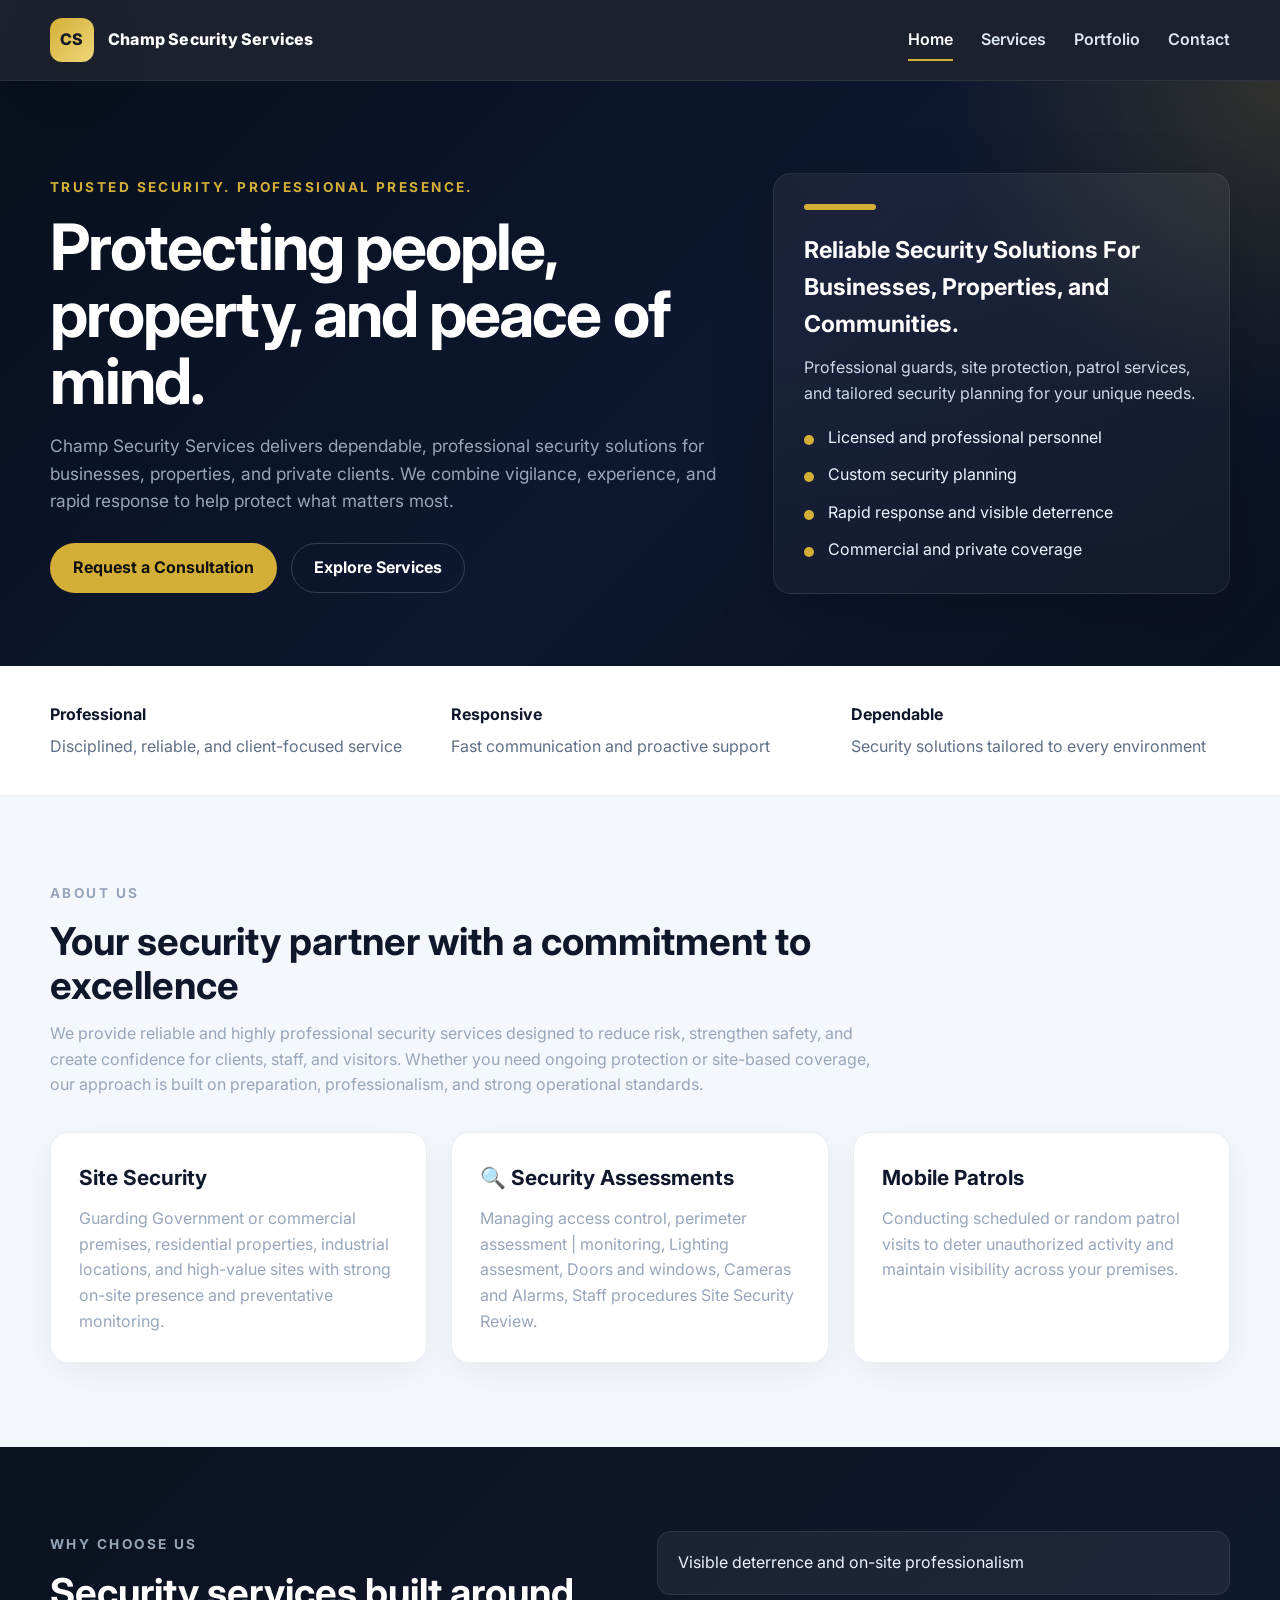
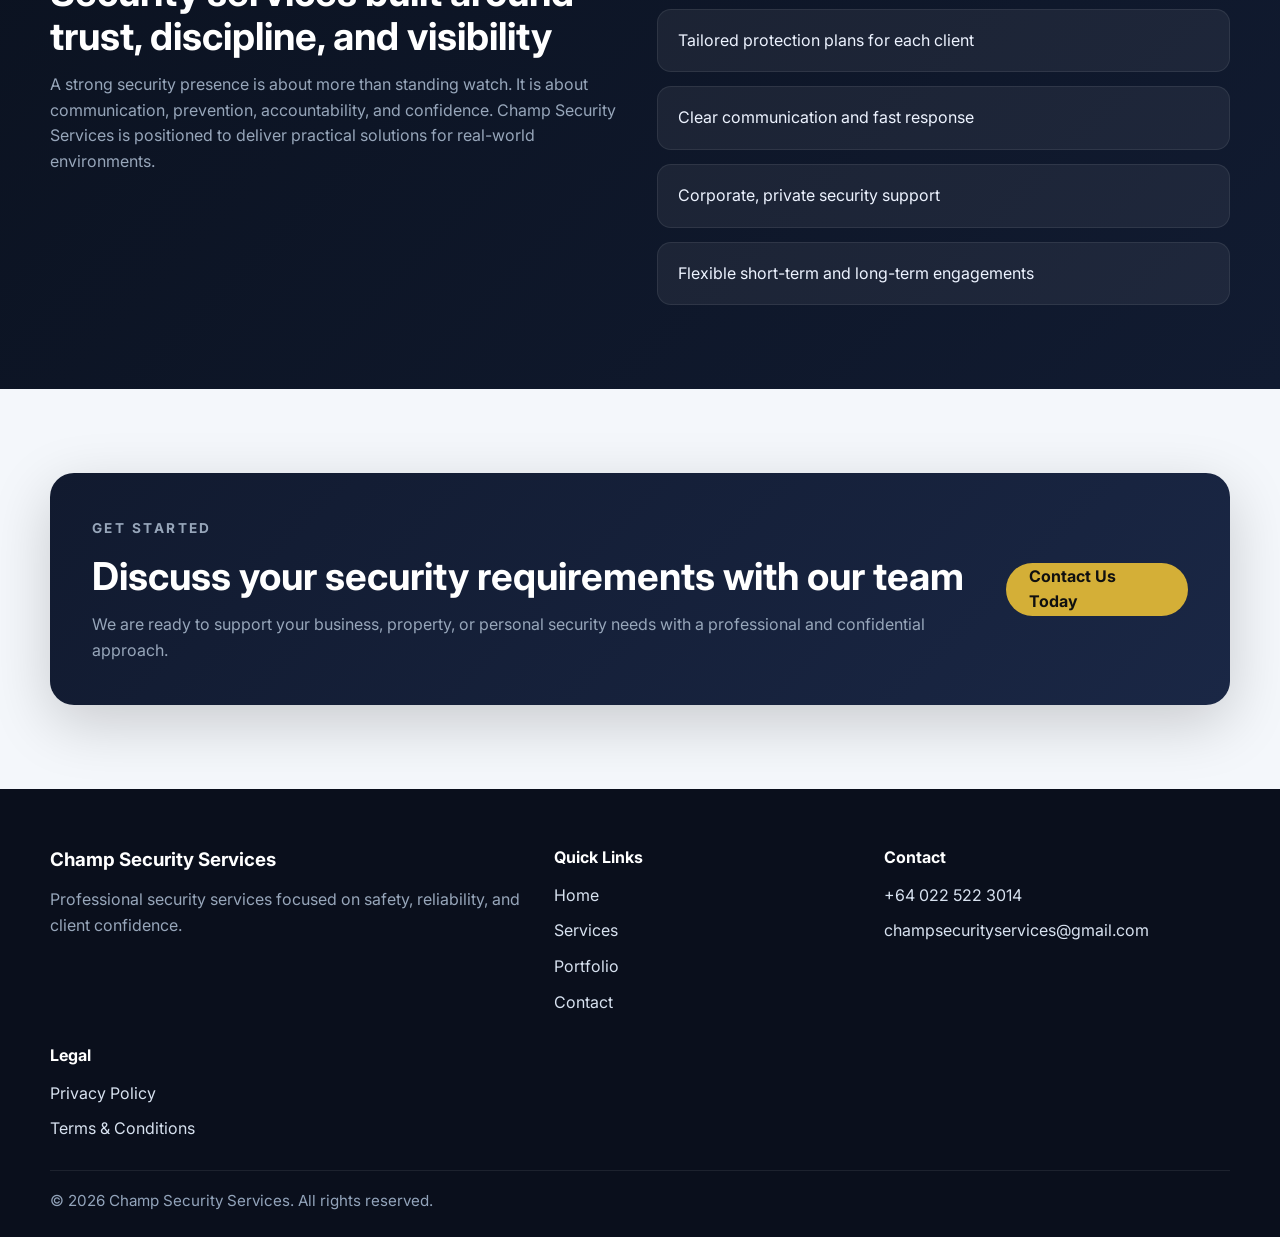
<file: index.html>
<!DOCTYPE html>
<html lang="en">
<head>
  <meta charset="UTF-8" />
  <meta name="viewport" content="width=device-width, initial-scale=1.0" />
  <title>Champ Security Services | Professional Protection & Security Solutions</title>
  <meta name="description" content="Champ Security Services provides reliable, professional security solutions including site security, patrol services, asset protection, and emergency response support." />
  <link rel="preconnect" href="https://fonts.googleapis.com">
  <link rel="preconnect" href="https://fonts.gstatic.com" crossorigin>
  <link href="https://fonts.googleapis.com/css2?family=Inter:wght@400;500;600;700;800&display=swap" rel="stylesheet">
  <link rel="stylesheet" href="style.css" />
</head>
<body>
  <header class="site-header">
    <div class="container nav-wrap">
      <a href="index.html" class="logo">
        <span class="logo-mark">CS</span>
        <span class="logo-text">Champ Security Services</span>
      </a>

      <nav class="nav">
        <a href="index.html" class="active">Home</a>
        <a href="services.html">Services</a>
        <a href="portfolio.html">Portfolio</a>
        <a href="contact.html">Contact</a>
      </nav>
    </div>
  </header>

  <main>
    <section class="hero">
      <div class="container hero-grid">
        <div class="hero-content">
          <p class="eyebrow">Trusted Security. Professional Presence.</p>
          <h1>Protecting people, property, and peace of mind.</h1>
          <p class="hero-text">
            Champ Security Services delivers dependable, professional security solutions for businesses,
            properties, and private clients. We combine vigilance, experience, and rapid response
            to help protect what matters most. 
          </p>
          <div class="hero-actions">
            <a href="contact.html" class="btn btn-primary">Request a Consultation</a>
            <a href="services.html" class="btn btn-secondary">Explore Services</a>
          </div>
        </div>

        <div class="hero-card">
          <div class="hero-card-top"></div>
          <h2>Reliable Security Solutions For Businesses, Properties, and Communities.</h2>
          <p>
            Professional guards, site protection, patrol services, and tailored security
            planning for your unique needs. 
          </p>
          <ul class="hero-list">
            <li>Licensed and professional personnel</li>
            <li>Custom security planning</li>
            <li>Rapid response and visible deterrence</li>
            <li>Commercial and private coverage</li>
          </ul>
        </div>
      </div>
    </section>

    <section class="trust-bar">
      <div class="container trust-grid">
        <div class="trust-item">
          <strong>Professional</strong>
          <span>Disciplined, reliable, and client-focused service</span>
        </div>
        <div class="trust-item">
          <strong>Responsive</strong>
          <span>Fast communication and proactive support</span>
        </div>
        <div class="trust-item">
          <strong>Dependable</strong>
          <span>Security solutions tailored to every environment</span>
        </div>
      </div>
    </section>

    <section class="section">
      <div class="container">
        <div class="section-heading">
          <p class="eyebrow">About Us</p>
          <h2>Your security partner with a commitment to excellence</h2>
          <p>
            We provide reliable and highly professional security services designed to reduce risk,
            strengthen safety, and create confidence for clients, staff, and visitors. Whether you need
            ongoing protection or site-based coverage, our approach is built on preparation, professionalism,
            and strong operational standards.
          </p>
        </div>

        <div class="cards three-col">
          <article class="card">
            <h3>Site Security</h3>
            <p>
              Guarding Government or commercial premises, residential properties, industrial locations, and high-value sites
              with strong on-site presence and preventative monitoring. 
            </p>
          </article>

          <article class="card">
            <h3>🔍 Security Assessments</h3>
            <p>
              Managing access control, perimeter assessment | monitoring, Lighting assesment, Doors and windows, Cameras and Alarms, Staff procedures
              Site Security Review. 
            </p>
          </article>

          <article class="card">
            <h3>Mobile Patrols</h3>
            <p>
              Conducting scheduled or random patrol visits to deter unauthorized activity and maintain
              visibility across your premises.
            </p>
          </article>
        </div>
      </div>
    </section>

    <section class="section section-dark">
      <div class="container split-grid">
        <div>
          <p class="eyebrow">Why Choose Us</p>
          <h2>Security services built around trust, discipline, and visibility</h2>
          <p>
            A strong security presence is about more than standing watch. It is about communication,
            prevention, accountability, and confidence. Champ Security Services is positioned to deliver
            practical solutions for real-world environments.
          </p>
        </div>

        <div class="check-panel">
          <div class="check-item">Visible deterrence and on-site professionalism</div>
          <div class="check-item">Tailored protection plans for each client</div>
          <div class="check-item">Clear communication and fast response</div>
          <div class="check-item">Corporate, private security support</div>
          <div class="check-item">Flexible short-term and long-term engagements</div> 
        </div>
      </div>
    </section>

    <section class="section cta-section">
      <div class="container cta-box">
        <div>
          <p class="eyebrow">Get Started</p>
          <h2>Discuss your security requirements with our team</h2>
          <p>
            We are ready to support your business, property, or personal security needs with
            a professional and confidential approach. 
          </p>
        </div>
        <a href="contact.html" class="btn btn-primary">Contact Us Today</a>
      </div>
    </section>
  </main>

  <footer class="site-footer">
    <div class="container footer-grid">
      <div>
        <h3>Champ Security Services</h3>
        <p>Professional security services focused on safety, reliability, and client confidence.</p>
      </div>

      <div>
        <h4>Quick Links</h4>
        <ul class="footer-links">
          <li><a href="index.html">Home</a></li>
          <li><a href="services.html">Services</a></li>
          <li><a href="portfolio.html">Portfolio</a></li>
          <li><a href="contact.html">Contact</a></li>
        </ul>
      </div>

      <div>
        <h4>Contact</h4>
        <ul class="footer-links">
          <li><a href="tel:+64 022 522 3014">+64 022 522 3014</a></li>
          <li><a href="mailto:champsecurityservices@gmail.com">champsecurityservices@gmail.com</a></li>
        </ul>
      </div>

      <div>
  <h4>Legal</h4>
  <ul class="footer-links">
    <li><a href="privacy-policy.html">Privacy Policy</a></li>
    <li><a href="terms-and-conditions.html">Terms & Conditions</a></li>
  </ul>
</div>

    </div>
    <div class="container footer-bottom">
      <p>&copy; 2026 Champ Security Services. All rights reserved.</p>
    </div>
  </footer>
</body>
</html>
</file>
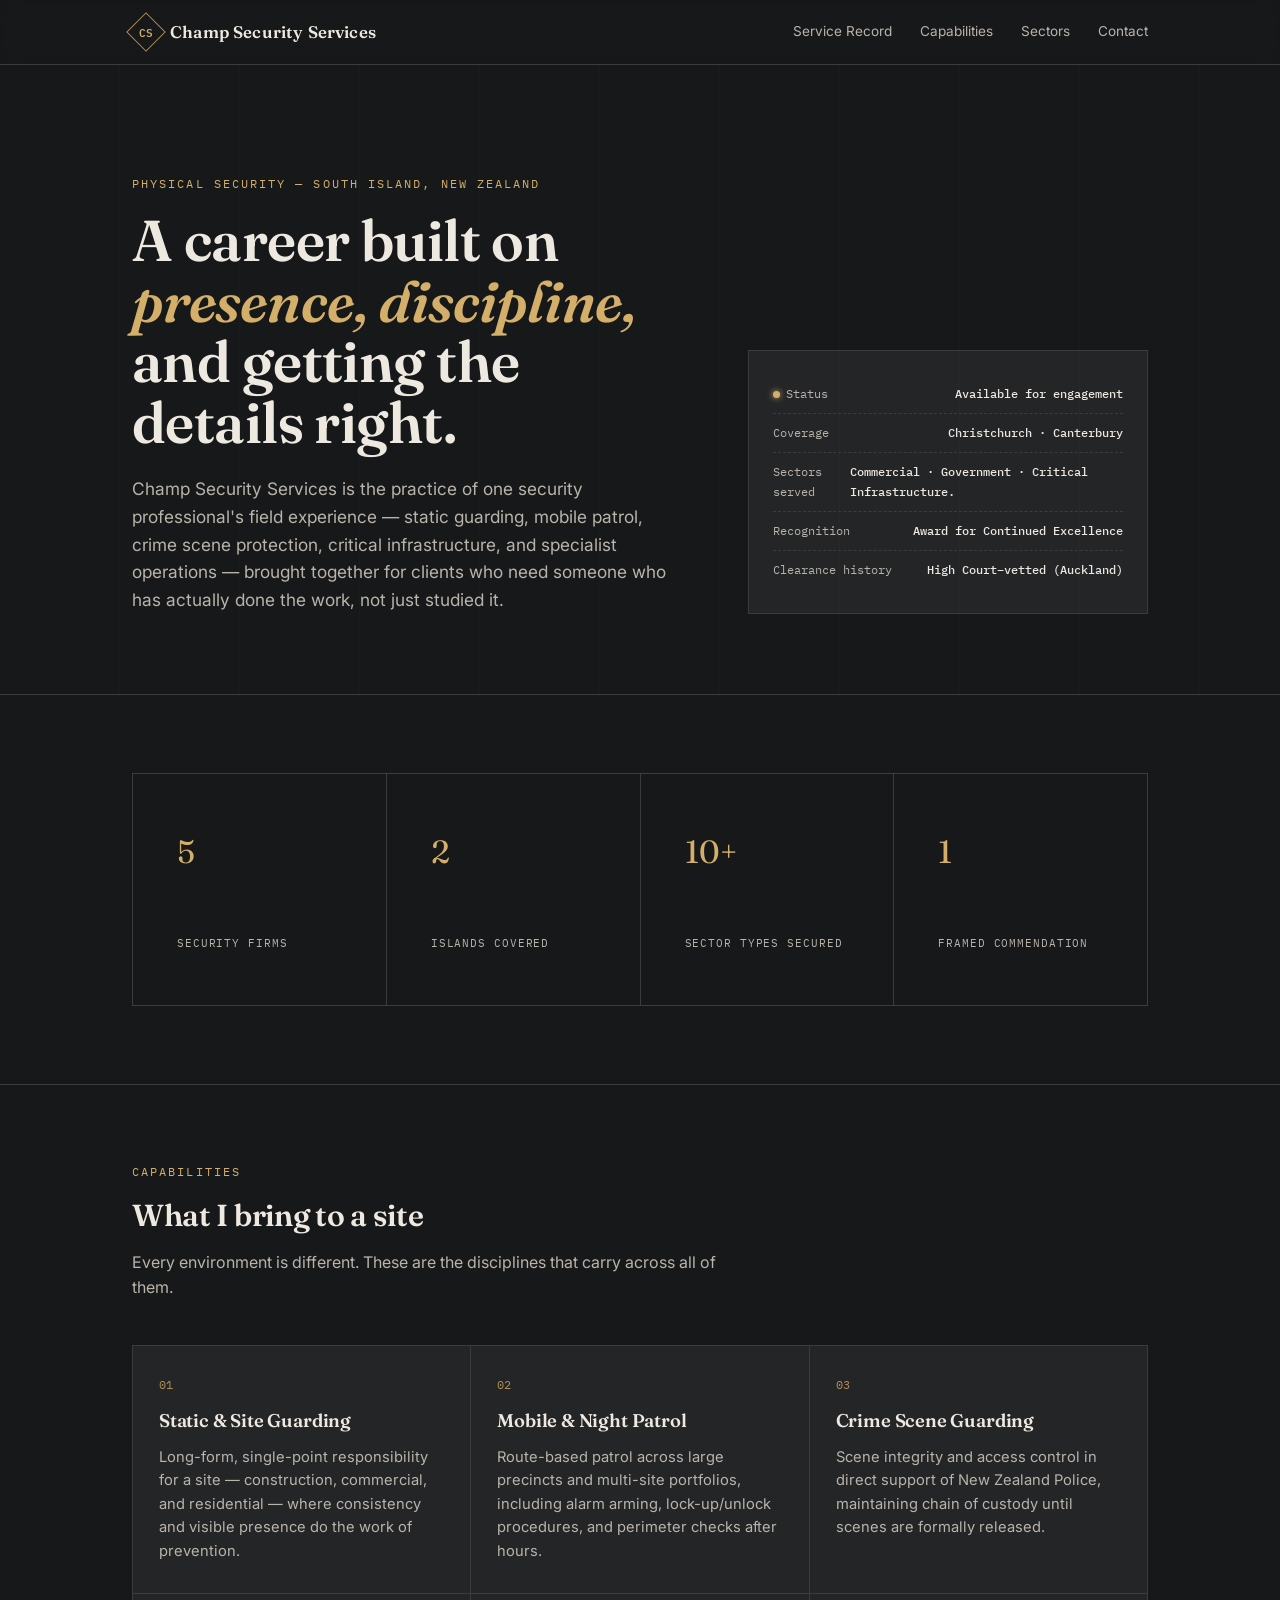
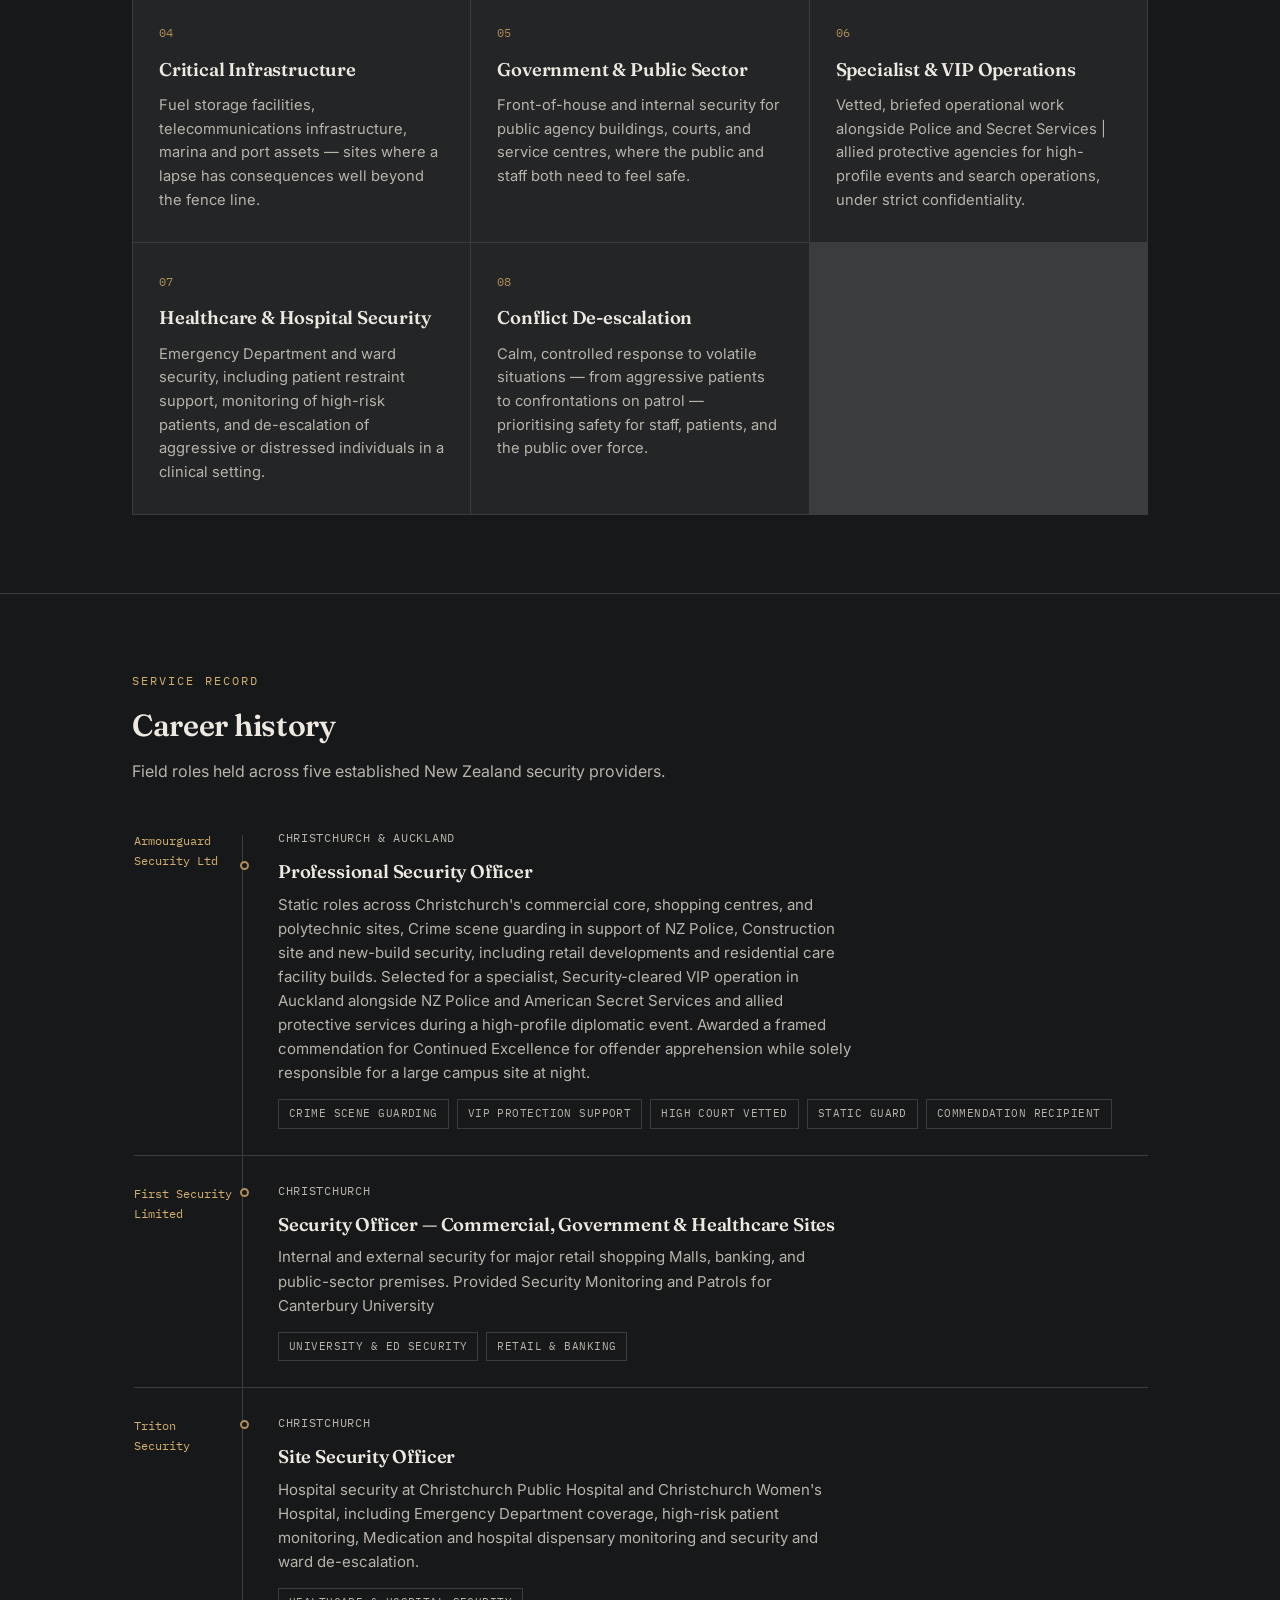
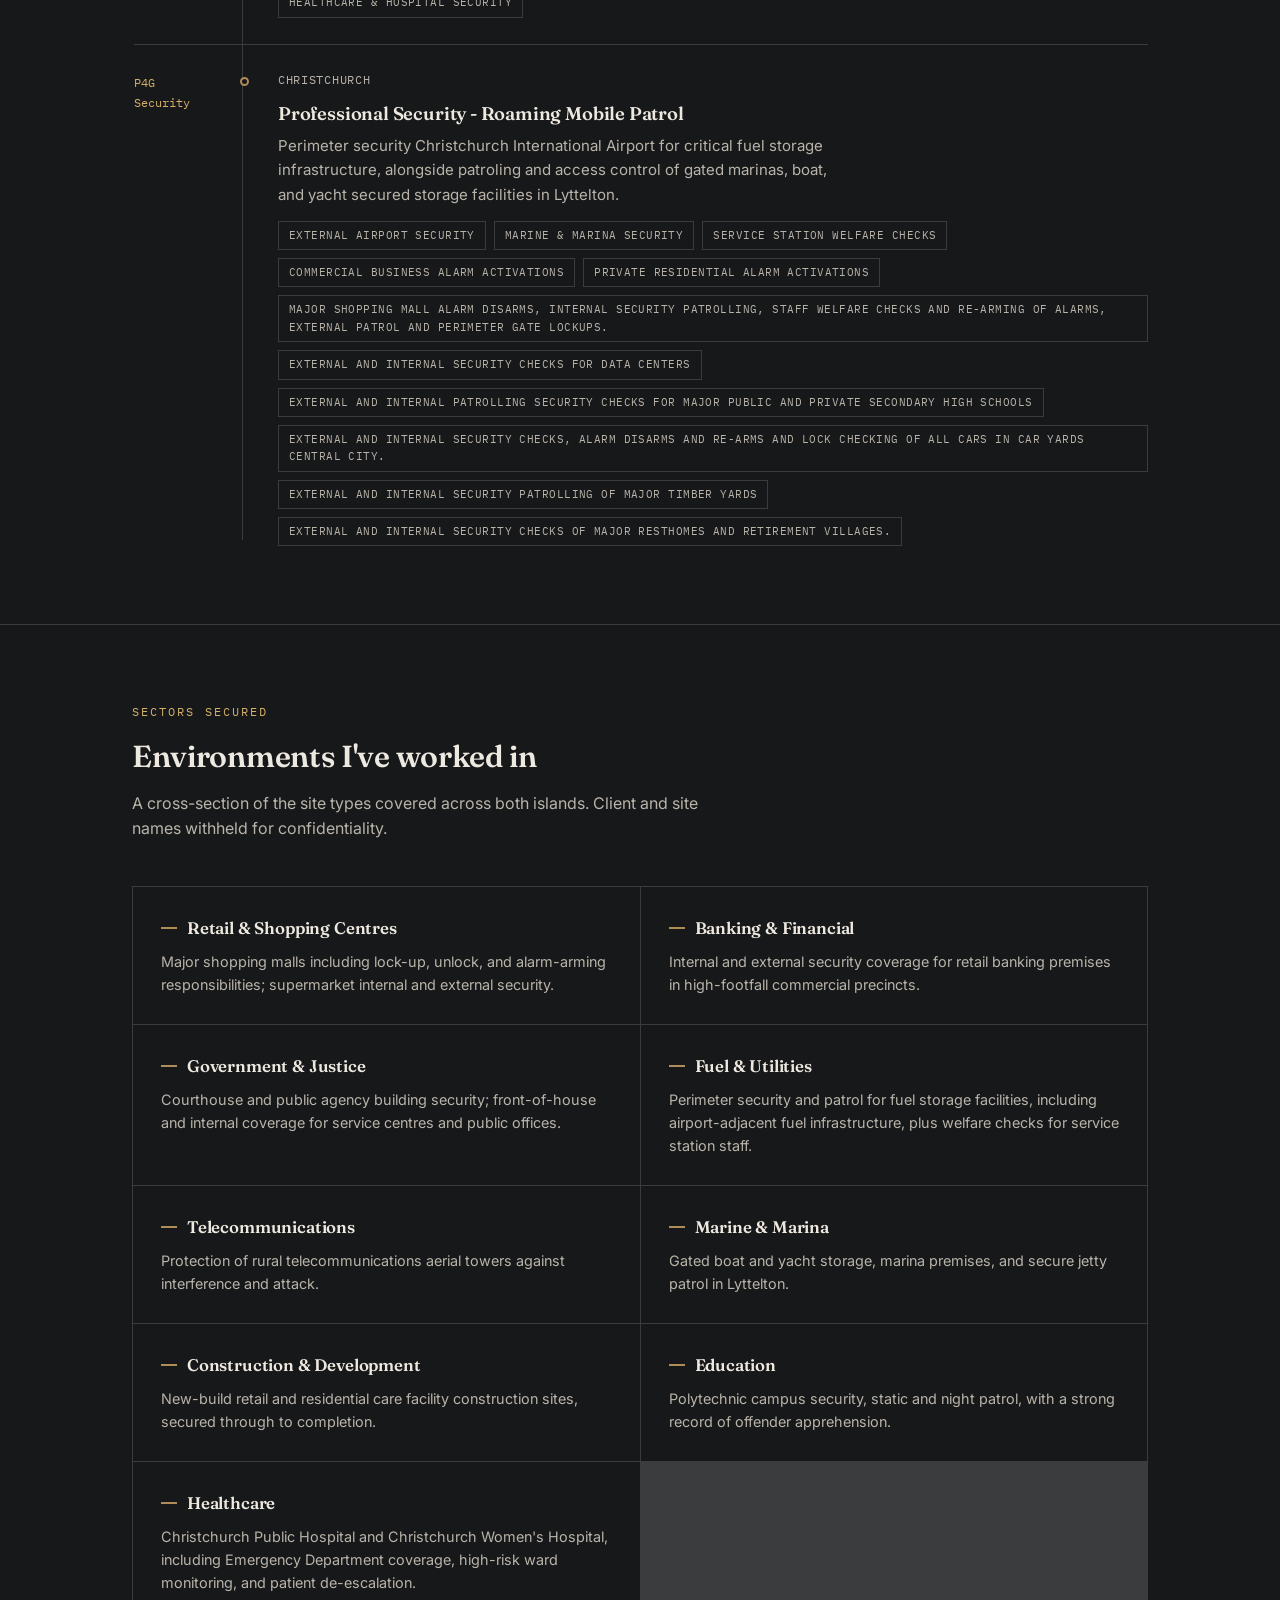
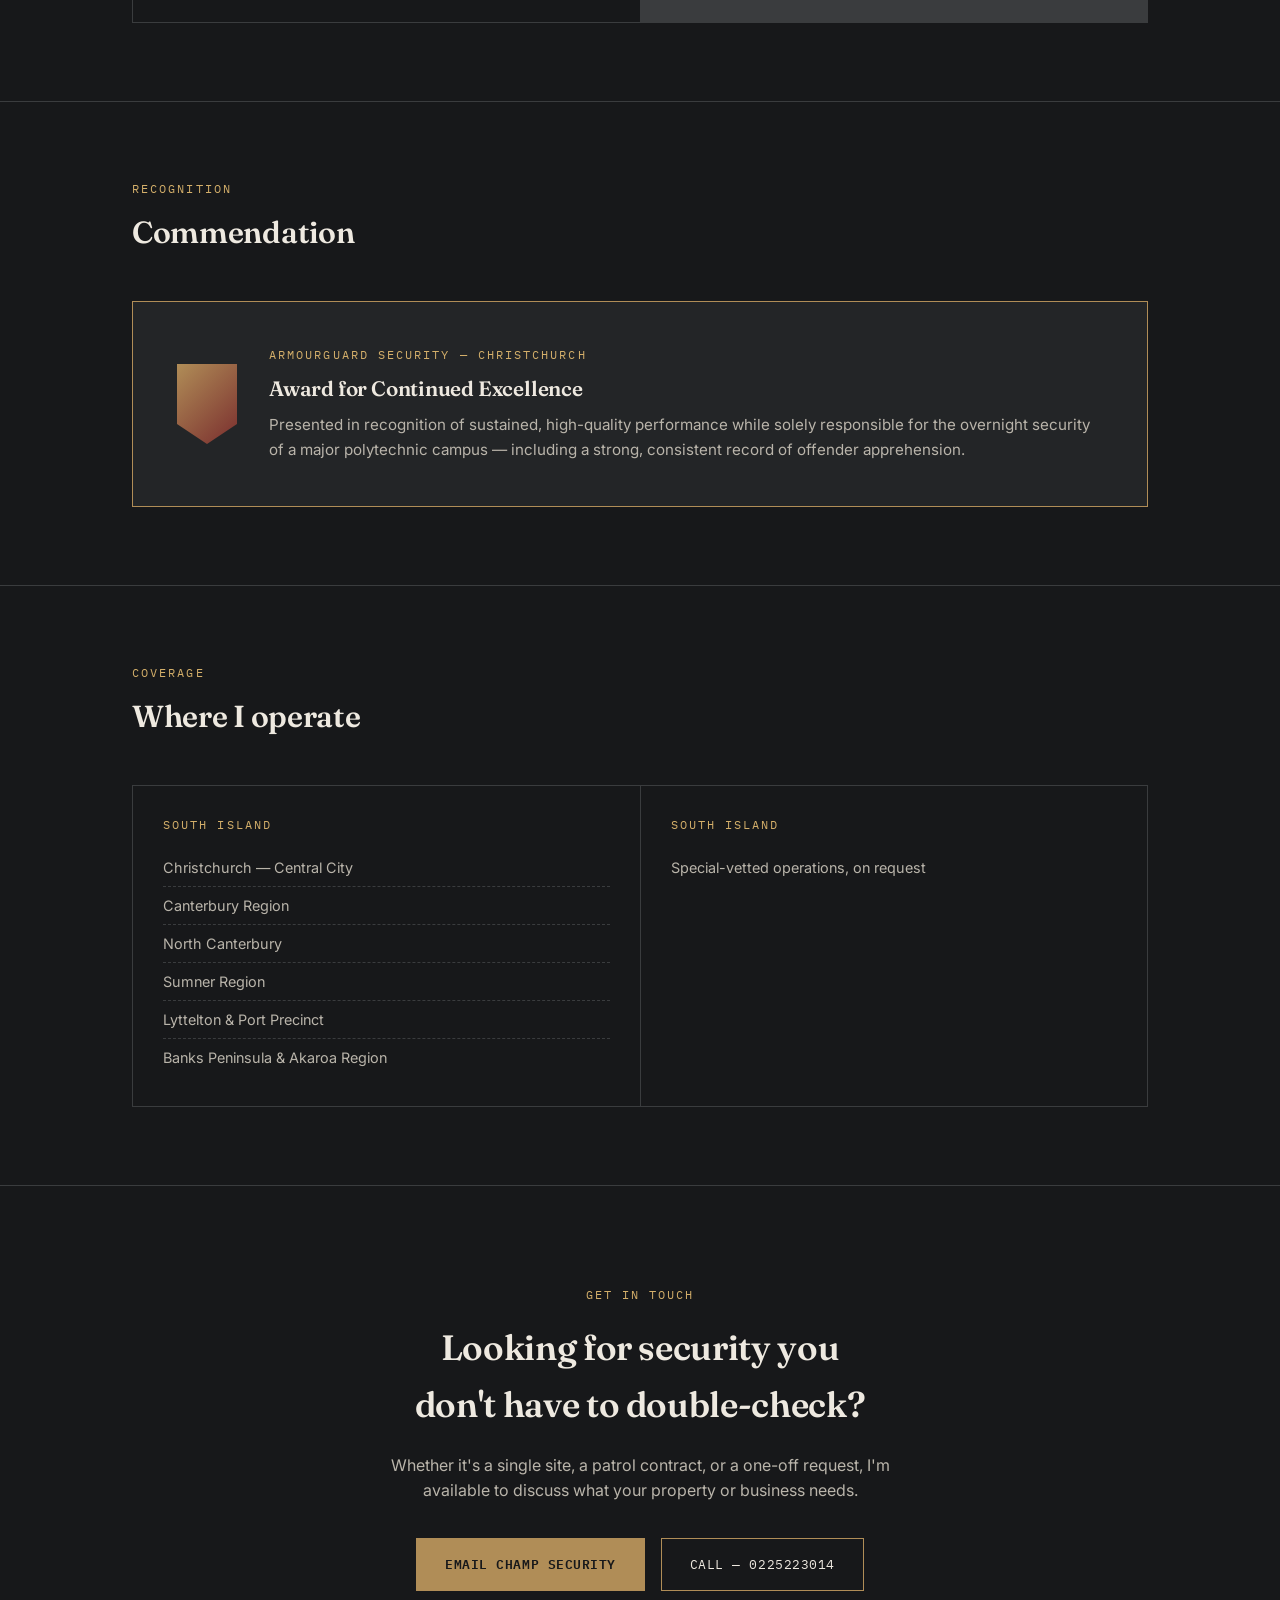
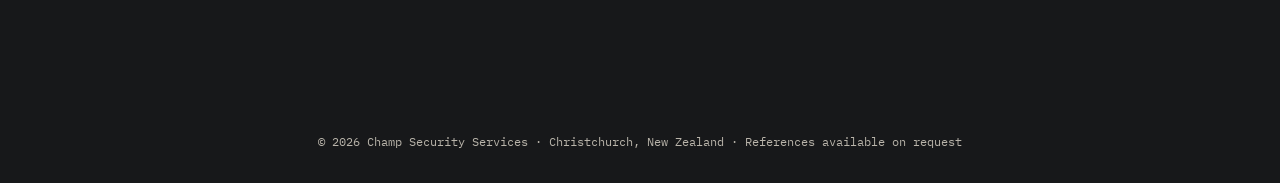
<file: portfolio.html>
<!DOCTYPE html>
<html lang="en">
<head>
<meta charset="UTF-8">
<meta name="viewport" content="width=device-width, initial-scale=1.0">
<title>Champ Security Services — Physical Security Portfolio</title>
<link rel="preconnect" href="https://fonts.googleapis.com">
<link href="https://fonts.googleapis.com/css2?family=Fraunces:opsz,wght@9..144,400;9..144,500;9..144,600;9..144,700&family=IBM+Plex+Mono:wght@400;500;600&family=Inter:wght@400;500;600;700&display=swap" rel="stylesheet">
<style>
  :root{
    --charcoal:#17181A;
    --graphite:#232527;
    --graphite-2:#2B2D30;
    --bone:#EEE9E0;
    --bone-dim:#B9B4AA;
    --brass:#B08D57;
    --brass-bright:#D4AF6A;
    --line:#3A3C3E;
    --red:#7A2E2E;
  }
  *{box-sizing:border-box; margin:0; padding:0;}
  html{scroll-behavior:smooth;}
  body{
    background:var(--charcoal);
    color:var(--bone);
    font-family:'Inter', sans-serif;
    line-height:1.6;
    -webkit-font-smoothing:antialiased;
  }
  ::selection{background:var(--brass); color:var(--charcoal);}
  a{color:inherit;}

  .eyebrow{
    font-family:'IBM Plex Mono', monospace;
    font-size:0.72rem;
    letter-spacing:0.18em;
    text-transform:uppercase;
    color:var(--brass-bright);
  }
  h1,h2,h3{font-family:'Fraunces', serif; font-weight:600; letter-spacing:-0.01em;}

  .wrap{max-width:1080px; margin:0 auto; padding:0 32px;}

  /* ===== NAV ===== */
  header.nav{
    position:sticky; top:0; z-index:50;
    background:rgba(23,24,26,0.88);
    backdrop-filter:blur(10px);
    border-bottom:1px solid var(--line);
  }
  .nav-inner{
    max-width:1080px; margin:0 auto; padding:18px 32px;
    display:flex; justify-content:space-between; align-items:center;
  }
  .brand{
    font-family:'Fraunces', serif; font-weight:600; font-size:1.05rem;
    letter-spacing:0.01em; display:flex; align-items:center; gap:10px;
  }
  .brand .mark{
    width:28px; height:28px; border:1.5px solid var(--brass);
    display:flex; align-items:center; justify-content:center;
    font-family:'IBM Plex Mono'; font-size:0.7rem; color:var(--brass-bright);
    transform:rotate(45deg);
  }
  .brand .mark span{transform:rotate(-45deg);}
  nav.links{display:flex; gap:28px; font-size:0.85rem;}
  nav.links a{text-decoration:none; color:var(--bone-dim); transition:color .2s;}
  nav.links a:hover{color:var(--brass-bright);}

  /* ===== HERO ===== */
  .hero{
    padding:110px 0 80px;
    border-bottom:1px solid var(--line);
    position:relative;
    overflow:hidden;
  }
  .hero::before{
    content:"";
    position:absolute; inset:0;
    background:
      repeating-linear-gradient(90deg, transparent, transparent 119px, rgba(176,141,87,0.05) 120px);
    pointer-events:none;
  }
  .hero-grid{
    display:grid; grid-template-columns:1.4fr 1fr; gap:56px; align-items:end;
  }
  .hero h1{
    font-size:clamp(2.4rem, 5vw, 3.6rem);
    line-height:1.05;
    margin:18px 0 22px;
  }
  .hero h1 em{
    font-style:italic; color:var(--brass-bright);
  }
  .hero p.lead{
    font-size:1.08rem; color:var(--bone-dim); max-width:52ch;
  }
  .hero .cred-box{
    border:1px solid var(--line);
    background:var(--graphite);
    padding:24px;
    font-family:'IBM Plex Mono', monospace;
    font-size:0.78rem;
  }
  .cred-box .row{
    display:flex; justify-content:space-between;
    padding:9px 0; border-bottom:1px dashed var(--line);
    color:var(--bone-dim);
  }
  .cred-box .row:last-child{border-bottom:none;}
  .cred-box .row b{color:var(--bone); font-weight:500;}
  .cred-box .status{
    display:inline-block; width:7px; height:7px; border-radius:50%;
    background:var(--brass-bright); margin-right:6px;
    box-shadow:0 0 6px var(--brass-bright);
  }

  /* ===== SECTION generic ===== */
  section{padding:78px 0; border-bottom:1px solid var(--line);}
  .section-head{margin-bottom:44px; max-width:60ch;}
  .section-head h2{font-size:1.9rem; margin-top:10px;}
  .section-head p{color:var(--bone-dim); margin-top:10px;}

  /* ===== SUMMARY STRIP ===== */
  .strip{
    display:grid; grid-template-columns:repeat(4,1fr); gap:1px;
    background:var(--line); border:1px solid var(--line);
  }
  .strip div{
    background:var(--charcoal); padding:26px 22px;
  }
  .strip .num{
    font-family:'Fraunces', serif; font-size:2rem; color:var(--brass-bright);
  }
  .strip .lbl{
    font-family:'IBM Plex Mono'; font-size:0.7rem; letter-spacing:0.08em;
    text-transform:uppercase; color:var(--bone-dim); margin-top:6px;
  }

  /* ===== SPECIALIZATIONS ===== */
  .cap-grid{
    display:grid; grid-template-columns:repeat(3, 1fr); gap:1px;
    background:var(--line); border:1px solid var(--line);
  }
  .cap-card{
    background:var(--graphite); padding:30px 26px;
  }
  .cap-card .idx{
    font-family:'IBM Plex Mono'; font-size:0.72rem; color:var(--brass);
  }
  .cap-card h3{
    font-size:1.15rem; margin:12px 0 10px; font-weight:600;
  }
  .cap-card p{color:var(--bone-dim); font-size:0.92rem;}

  /* ===== DUTY LOG / TIMELINE (signature element) ===== */
  .log{position:relative; padding-left:2px;}
  .log::before{
    content:""; position:absolute; left:110px; top:6px; bottom:6px;
    width:1px; background:var(--line);
  }
  .log-entry{
    display:grid; grid-template-columns:110px 1fr; gap:0;
    position:relative; padding:26px 0;
    border-bottom:1px solid var(--line);
  }
  .log-entry:first-child{padding-top:0;}
  .log-entry:last-child{border-bottom:none; padding-bottom:0;}
  .log-time{
    font-family:'IBM Plex Mono'; font-size:0.78rem; color:var(--brass-bright);
    padding-top:2px;
  }
  .log-dot{
    position:absolute; left:106px; top:32px;
    width:9px; height:9px; border-radius:50%;
    background:var(--charcoal); border:2px solid var(--brass);
  }
  .log-body{padding-left:34px;}
  .log-body h3{font-size:1.15rem; margin-bottom:6px;}
  .log-body .employer{
    font-family:'IBM Plex Mono'; font-size:0.72rem; color:var(--bone-dim);
    text-transform:uppercase; letter-spacing:0.06em; margin-bottom:10px; display:block;
  }
  .log-body p{color:var(--bone-dim); font-size:0.94rem; max-width:64ch;}
  .tag-row{display:flex; flex-wrap:wrap; gap:8px; margin-top:14px;}
  .tag{
    font-family:'IBM Plex Mono'; font-size:0.68rem; letter-spacing:0.04em;
    border:1px solid var(--line); color:var(--bone-dim);
    padding:5px 10px; text-transform:uppercase;
  }

  /* ===== DEPLOYMENTS (sector cards) ===== */
  .deploy-grid{display:grid; grid-template-columns:repeat(2,1fr); gap:1px; background:var(--line); border:1px solid var(--line);}
  .deploy-card{background:var(--charcoal); padding:28px;}
  .deploy-card h3{font-size:1.05rem; margin-bottom:8px; display:flex; align-items:center; gap:10px;}
  .deploy-card h3 .dash{width:16px; height:1.5px; background:var(--brass);}
  .deploy-card p{color:var(--bone-dim); font-size:0.9rem;}

  /* ===== COMMENDATION ===== */
  .commendation{
    background:var(--graphite);
    border:1px solid var(--brass);
    padding:44px;
    display:grid; grid-template-columns:auto 1fr; gap:32px; align-items:center;
  }
  .ribbon{
    width:60px; height:80px;
    background:linear-gradient(135deg, var(--brass) 0%, var(--red) 100%);
    clip-path:polygon(0 0, 100% 0, 100% 75%, 50% 100%, 0 75%);
  }
  .commendation .eyebrow{margin-bottom:8px;}
  .commendation h3{font-size:1.3rem; margin-bottom:8px;}
  .commendation p{color:var(--bone-dim); font-size:0.95rem;}

  /* ===== COVERAGE ===== */
  .coverage-grid{display:grid; grid-template-columns:1fr 1fr; gap:1px; background:var(--line); border:1px solid var(--line);}
  .coverage-card{background:var(--charcoal); padding:30px;}
  .coverage-card .eyebrow{margin-bottom:10px;}
  .coverage-card ul{list-style:none; margin-top:14px;}
  .coverage-card li{
    font-size:0.9rem; color:var(--bone-dim); padding:7px 0;
    border-bottom:1px dashed var(--line);
    display:flex; justify-content:space-between;
  }
  .coverage-card li:last-child{border-bottom:none;}

  /* ===== CONTACT / CTA ===== */
  .cta{
    text-align:center; padding:100px 0 110px; border-bottom:none;
  }
  .cta h2{font-size:2.2rem; max-width:20ch; margin:16px auto 20px;}
  .cta p{color:var(--bone-dim); max-width:50ch; margin:0 auto 34px;}
  .btn-row{display:flex; gap:16px; justify-content:center; flex-wrap:wrap;}
  .btn{
    font-family:'IBM Plex Mono'; font-size:0.82rem; letter-spacing:0.04em;
    text-transform:uppercase; text-decoration:none; padding:15px 28px;
    border:1px solid var(--brass);
  }
  .btn.primary{background:var(--brass); color:var(--charcoal); font-weight:600;}
  .btn.ghost{color:var(--bone);}

  footer{
    padding:32px 0; text-align:center;
    font-family:'IBM Plex Mono'; font-size:0.72rem; color:var(--bone-dim);
  }

  @media (max-width:820px){
    .hero-grid{grid-template-columns:1fr;}
    .strip{grid-template-columns:repeat(2,1fr);}
    .cap-grid{grid-template-columns:1fr;}
    .deploy-grid{grid-template-columns:1fr;}
    .coverage-grid{grid-template-columns:1fr;}
    .log{padding-left:0;}
    .log::before{left:70px;}
    .log-entry{grid-template-columns:70px 1fr;}
    .log-dot{left:66px;}
    nav.links{display:none;}
    .commendation{grid-template-columns:1fr; text-align:center;}
    .commendation .ribbon{justify-self:center;}
  }
  @media (prefers-reduced-motion: reduce){
    html{scroll-behavior:auto;}
  }
</style>
</head>
<body>

<header class="nav">
  <div class="nav-inner">
    <div class="brand"><span class="mark"><span>CS</span></span> Champ Security Services</div>
    <nav class="links">
      <a href="#record">Service Record</a>
      <a href="#capabilities">Capabilities</a>
      <a href="#deployments">Sectors</a>
      <a href="#contact">Contact</a>
    </nav>
  </div>
</header>

<section class="hero">
  <div class="wrap hero-grid">
    <div>
      <div class="eyebrow">Physical Security — South Island, New Zealand</div>
      <h1>A career built on <em>presence, discipline,</em> and getting the details right.</h1>
      <p class="lead">Champ Security Services is the practice of one security professional's field experience — static guarding, mobile patrol, crime scene protection, critical infrastructure, and specialist operations — brought together for clients who need someone who has actually done the work, not just studied it.</p>
    </div>
    <div class="cred-box">
      <div class="row"><span><span class="status"></span>Status</span> <b>Available for engagement</b></div>
      <div class="row"><span>Coverage</span> <b>Christchurch · Canterbury</b></div>
      <div class="row"><span>Sectors served</span> <b>Commercial · Government · Critical Infrastructure.</b></div>
      <div class="row"><span>Recognition</span> <b>Award for Continued Excellence</b></div>
      <div class="row"><span>Clearance history</span> <b>High Court–vetted (Auckland)</b></div>
    </div>
  </div>
</section>

<section>
  <div class="wrap">
    <div class="strip">
      <div><div class="num">5</div><div class="lbl">Security firms</div></div>
      <div><div class="num">2</div><div class="lbl">Islands covered</div></div>
      <div><div class="num">10+</div><div class="lbl">Sector types secured</div></div>
      <div><div class="num">1</div><div class="lbl">Framed commendation</div></div>
    </div>
  </div>
</section>

<section id="capabilities">
  <div class="wrap">
    <div class="section-head">
      <div class="eyebrow">Capabilities</div>
      <h2>What I bring to a site</h2>
      <p>Every environment is different. These are the disciplines that carry across all of them.</p>
    </div>
    <div class="cap-grid">
      <div class="cap-card">
        <div class="idx">01</div>
        <h3>Static &amp; Site Guarding</h3>
        <p>Long-form, single-point responsibility for a site — construction, commercial, and residential — where consistency and visible presence do the work of prevention.</p>
      </div>
      <div class="cap-card">
        <div class="idx">02</div>
        <h3>Mobile &amp; Night Patrol</h3>
        <p>Route-based patrol across large precincts and multi-site portfolios, including alarm arming, lock-up/unlock procedures, and perimeter checks after hours.</p>
      </div>
      <div class="cap-card">
        <div class="idx">03</div>
        <h3>Crime Scene Guarding</h3>
        <p>Scene integrity and access control in direct support of New Zealand Police, maintaining chain of custody until scenes are formally released.</p>
      </div>
      <div class="cap-card">
        <div class="idx">04</div>
        <h3>Critical Infrastructure</h3>
        <p>Fuel storage facilities, telecommunications infrastructure, marina and port assets — sites where a lapse has consequences well beyond the fence line.</p>
      </div>
      <div class="cap-card">
        <div class="idx">05</div>
        <h3>Government &amp; Public Sector</h3>
        <p>Front-of-house and internal security for public agency buildings, courts, and service centres, where the public and staff both need to feel safe.</p>
      </div>
      <div class="cap-card">
        <div class="idx">06</div>
        <h3>Specialist &amp; VIP Operations</h3>
        <p>Vetted, briefed operational work alongside Police and Secret Services | allied protective agencies for high-profile events and search operations, under strict confidentiality.</p>
      </div>
      <div class="cap-card">
        <div class="idx">07</div>
        <h3>Healthcare &amp; Hospital Security</h3>
        <p>Emergency Department and ward security, including patient restraint support, monitoring of high-risk patients, and de-escalation of aggressive or distressed individuals in a clinical setting.</p>
      </div>
      <div class="cap-card">
        <div class="idx">08</div>
        <h3>Conflict De-escalation</h3>
        <p>Calm, controlled response to volatile situations — from aggressive patients to confrontations on patrol — prioritising safety for staff, patients, and the public over force.</p>
      </div>
    </div>
  </div>
</section>

<section id="record">
  <div class="wrap">
    <div class="section-head">
      <div class="eyebrow">Service Record</div>
      <h2>Career history</h2>
      <p>Field roles held across five established New Zealand security providers.</p>
    </div>
    <div class="log">
      <div class="log-entry">
        <div class="log-time">Armourguard<br>Security Ltd</div>
        <div class="log-dot"></div>
        <div class="log-body">
          <span class="employer">Christchurch &amp; Auckland</span>
          <h3>Professional Security Officer</h3>
          <p>Static roles across Christchurch's commercial core, shopping centres, and polytechnic sites, Crime scene guarding in support of NZ Police, Construction site and new-build security, including retail developments and residential care facility builds. Selected for a specialist, Security-cleared VIP operation in Auckland alongside NZ Police and American Secret Services and allied protective services during a high-profile diplomatic event. Awarded a framed commendation for Continued Excellence for offender apprehension while solely responsible for a large campus site at night.</p>
          <div class="tag-row">
            <span class="tag">Crime Scene Guarding</span>
            <span class="tag">VIP Protection Support</span>
            <span class="tag">High Court Vetted</span>
            <span class="tag">Static Guard</span>
            <span class="tag">Commendation Recipient</span>
          </div>
        </div>
      </div>

      <div class="log-entry">
        <div class="log-time">First Security<br>Limited</div>
        <div class="log-dot"></div>
        <div class="log-body">
          <span class="employer">Christchurch</span>
          <h3>Security Officer — Commercial, Government &amp; Healthcare Sites</h3>
          <p>Internal and external security for major retail shopping Malls, banking, and public-sector premises. Provided Security Monitoring and Patrols for Canterbury University</p>
          <div class="tag-row">
            <span class="tag">University &amp; ED Security</span>
            <span class="tag">Retail &amp; Banking</span>
          </div>
        </div>
      </div>

      <div class="log-entry">
        <div class="log-time">Triton<br>Security</div>
        <div class="log-dot"></div>
        <div class="log-body">
          <span class="employer">Christchurch</span>
          <h3>Site Security Officer</h3>
          <p>Hospital security at Christchurch Public Hospital and Christchurch Women's Hospital, including Emergency Department coverage, high-risk patient monitoring, Medication and hospital dispensary monitoring and security and ward de-escalation.</p>
          <div class="tag-row">
            <span class="tag">Healthcare &amp; Hospital Security</span>
          </div>
        </div>
      </div>

      <div class="log-entry">
        <div class="log-time">P4G<br>Security</div>
        <div class="log-dot"></div>
        <div class="log-body">
          <span class="employer">Christchurch</span>
          <h3>Professional Security - Roaming Mobile Patrol</h3>
          <p>Perimeter security Christchurch International Airport for critical fuel storage infrastructure, alongside patroling and access control of gated marinas, boat, and yacht secured storage facilities in Lyttelton.</p>
          <div class="tag-row">
            <span class="tag">External Airport Security</span>
            <span class="tag">Marine &amp; Marina Security</span>
            <span class="tag">Service Station Welfare Checks</span>
            <span class="tag">Commercial Business Alarm Activations</span>
            <span class="tag">Private Residential Alarm Activations</span>
            <span class="tag">Major Shopping Mall Alarm disarms, Internal Security Patrolling, Staff Welfare checks and Re-arming of Alarms, External Patrol and Perimeter gate lockups.</span>
            <span class="tag">External and Internal Security Checks for Data Centers</span>
            <span class="tag">External and Internal Patrolling Security checks for Major Public and Private Secondary High Schools</span>
            <span class="tag">External and Internal Security Checks, Alarm disarms and re-arms and lock checking of all cars in car yards central city.</span>
            <span class="tag">External and Internal Security Patrolling of major Timber Yards</span>
            <span class="tag">External and Internal Security checks of Major Resthomes and Retirement villages.</span>
          </div>
        </div>
      </div>
    </div>
  </div>
</section>

<section id="deployments">
  <div class="wrap">
    <div class="section-head">
      <div class="eyebrow">Sectors Secured</div>
      <h2>Environments I've worked in</h2>
      <p>A cross-section of the site types covered across both islands. Client and site names withheld for confidentiality.</p>
    </div>
    <div class="deploy-grid">
      <div class="deploy-card">
        <h3><span class="dash"></span>Retail &amp; Shopping Centres</h3>
        <p>Major shopping malls including lock-up, unlock, and alarm-arming responsibilities; supermarket internal and external security.</p>
      </div>
      <div class="deploy-card">
        <h3><span class="dash"></span>Banking &amp; Financial</h3>
        <p>Internal and external security coverage for retail banking premises in high-footfall commercial precincts.</p>
      </div>
      <div class="deploy-card">
        <h3><span class="dash"></span>Government &amp; Justice</h3>
        <p>Courthouse and public agency building security; front-of-house and internal coverage for service centres and public offices.</p>
      </div>
      <div class="deploy-card">
        <h3><span class="dash"></span>Fuel &amp; Utilities</h3>
        <p>Perimeter security and patrol for fuel storage facilities, including airport-adjacent fuel infrastructure, plus welfare checks for service station staff.</p>
      </div>
      <div class="deploy-card">
        <h3><span class="dash"></span>Telecommunications</h3>
        <p>Protection of rural telecommunications aerial towers against interference and attack.</p>
      </div>
      <div class="deploy-card">
        <h3><span class="dash"></span>Marine &amp; Marina</h3>
        <p>Gated boat and yacht storage, marina premises, and secure jetty patrol in Lyttelton.</p>
      </div>
      <div class="deploy-card">
        <h3><span class="dash"></span>Construction &amp; Development</h3>
        <p>New-build retail and residential care facility construction sites, secured through to completion.</p>
      </div>
      <div class="deploy-card">
        <h3><span class="dash"></span>Education</h3>
        <p>Polytechnic campus security, static and night patrol, with a strong record of offender apprehension.</p>
      </div>
      <div class="deploy-card">
        <h3><span class="dash"></span>Healthcare</h3>
        <p>Christchurch Public Hospital and Christchurch Women's Hospital, including Emergency Department coverage, high-risk ward monitoring, and patient de-escalation.</p>
      </div>
    </div>
  </div>
</section>

<section>
  <div class="wrap">
    <div class="section-head">
      <div class="eyebrow">Recognition</div>
      <h2>Commendation</h2>
    </div>
    <div class="commendation">
      <div class="ribbon"></div>
      <div>
        <div class="eyebrow">Armourguard Security — Christchurch</div>
        <h3>Award for Continued Excellence</h3>
        <p>Presented in recognition of sustained, high-quality performance while solely responsible for the overnight security of a major polytechnic campus — including a strong, consistent record of offender apprehension.</p>
      </div>
    </div>
  </div>
</section>

<section>
  <div class="wrap">
    <div class="section-head">
      <div class="eyebrow">Coverage</div>
      <h2>Where I operate</h2>
    </div>
    <div class="coverage-grid">
      <div class="coverage-card">
        <div class="eyebrow">South Island</div>
        <ul>
          <li><span>Christchurch — Central City</span></li>
          <li><span>Canterbury Region</span></li>
          <li><span>North Canterbury</span></li>
          <li><span>Sumner Region</span></li>
          <li><span>Lyttelton &amp; Port Precinct</span></li>
          <li><span>Banks Peninsula &amp; Akaroa Region</span></li>
        </ul>
      </div>
      <div class="coverage-card">
        <div class="eyebrow">South Island</div>
        <ul>
          <li><span>Special-vetted operations, on request</span></li>
        </ul>
      </div>
    </div>
  </div>
</section>

<section class="cta" id="contact">
  <div class="wrap">
    <div class="eyebrow">Get In Touch</div>
    <h2>Looking for security you don't have to double-check?</h2>
    <p>Whether it's a single site, a patrol contract, or a one-off request, I'm available to discuss what your property or business needs.</p>
    <div class="btn-row">
      <a href="mailto:champsecurityservices@gmail.com" class="btn primary">Email Champ Security</a>
      <a href="tel:+640225223014" class="btn ghost">Call — 0225223014</a>
    </div>
  </div>
</section>

<footer>
  © 2026 Champ Security Services · Christchurch, New Zealand · References available on request 
</footer>

</body>
</html>
</file>
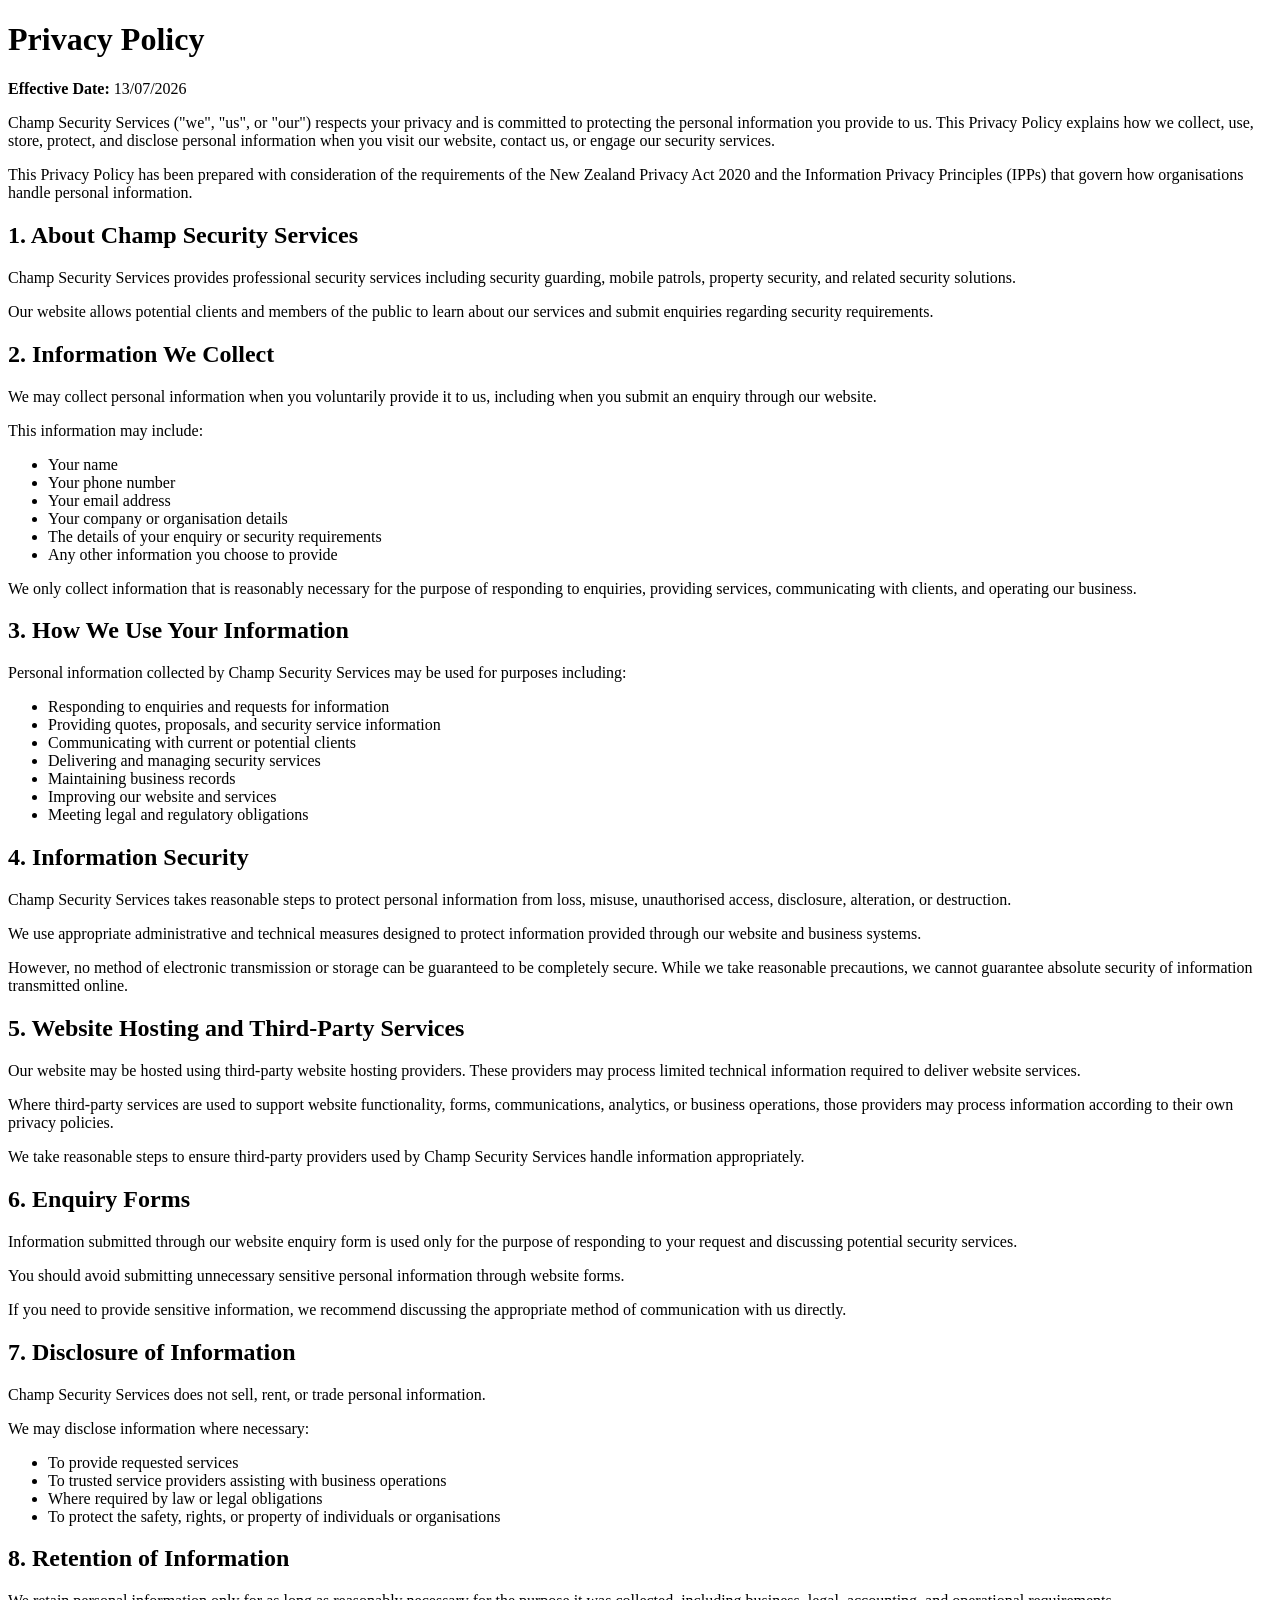
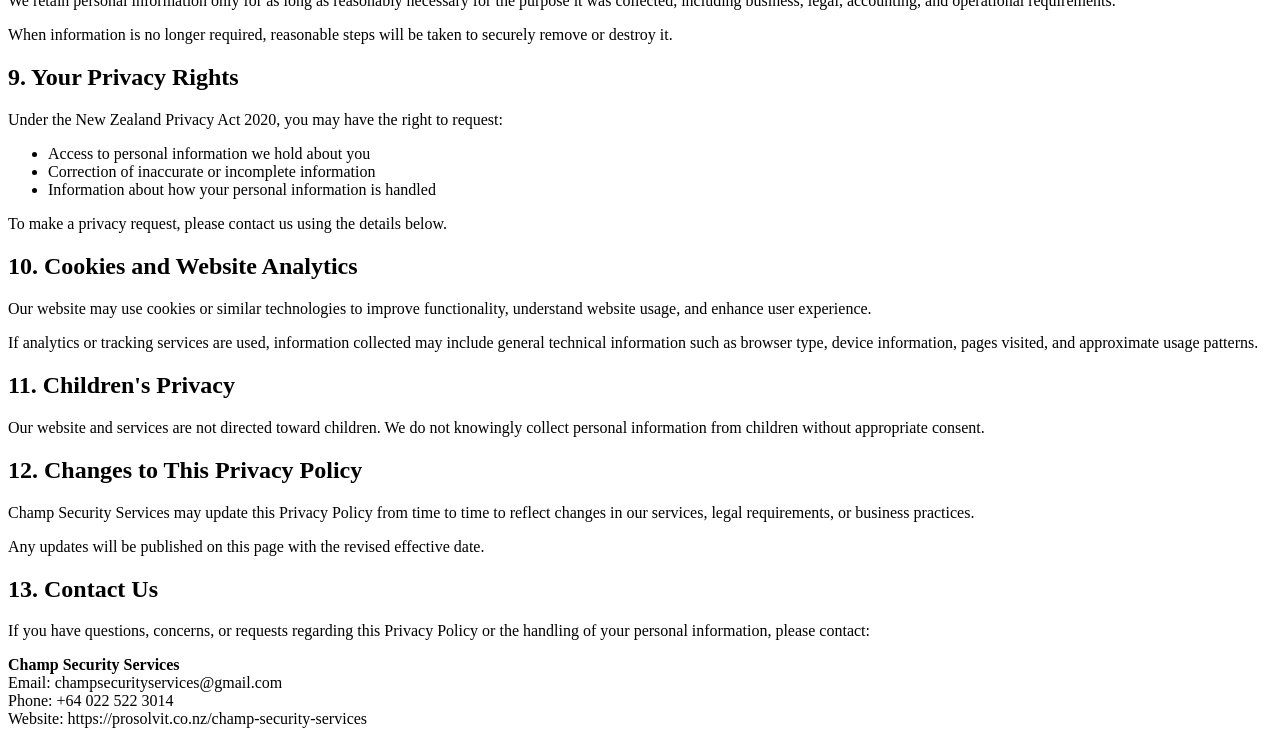
<file: privacy-policy.html>
<!DOCTYPE html>

<html lang="en">
<head>
    <meta charset="UTF-8">
    <meta name="viewport" content="width=device-width, initial-scale=1.0">
    <title>Privacy Policy | Champ Security Services</title>
</head>

<body>

<h1>Privacy Policy</h1>

<p><strong>Effective Date:</strong> 13/07/2026</p> 

<p>
Champ Security Services ("we", "us", or "our") respects your privacy and is committed to protecting the personal information you provide to us.
This Privacy Policy explains how we collect, use, store, protect, and disclose personal information when you visit our website, contact us, or engage our security services.
</p>

<p>
This Privacy Policy has been prepared with consideration of the requirements of the New Zealand Privacy Act 2020 and the Information Privacy Principles (IPPs) that govern how organisations handle personal information.
</p>

<h2>1. About Champ Security Services</h2>

<p>
Champ Security Services provides professional security services including security guarding, mobile patrols, property security, and related security solutions.
</p>

<p>
Our website allows potential clients and members of the public to learn about our services and submit enquiries regarding security requirements.
</p>

<h2>2. Information We Collect</h2>

<p>
We may collect personal information when you voluntarily provide it to us, including when you submit an enquiry through our website.
</p>

<p>This information may include:</p>

<ul>
<li>Your name</li>
<li>Your phone number</li>
<li>Your email address</li>
<li>Your company or organisation details</li>
<li>The details of your enquiry or security requirements</li>
<li>Any other information you choose to provide</li>
</ul>

<p>
We only collect information that is reasonably necessary for the purpose of responding to enquiries, providing services, communicating with clients, and operating our business.
</p>

<h2>3. How We Use Your Information</h2>

<p>
Personal information collected by Champ Security Services may be used for purposes including:
</p>

<ul>
<li>Responding to enquiries and requests for information</li>
<li>Providing quotes, proposals, and security service information</li>
<li>Communicating with current or potential clients</li>
<li>Delivering and managing security services</li>
<li>Maintaining business records</li>
<li>Improving our website and services</li>
<li>Meeting legal and regulatory obligations</li>
</ul>

<h2>4. Information Security</h2>

<p>
Champ Security Services takes reasonable steps to protect personal information from loss, misuse, unauthorised access, disclosure, alteration, or destruction.
</p>

<p>
We use appropriate administrative and technical measures designed to protect information provided through our website and business systems.
</p>

<p>
However, no method of electronic transmission or storage can be guaranteed to be completely secure. While we take reasonable precautions, we cannot guarantee absolute security of information transmitted online.
</p>

<h2>5. Website Hosting and Third-Party Services</h2>

<p>
Our website may be hosted using third-party website hosting providers. These providers may process limited technical information required to deliver website services.
</p>

<p>
Where third-party services are used to support website functionality, forms, communications, analytics, or business operations, those providers may process information according to their own privacy policies.
</p>

<p>
We take reasonable steps to ensure third-party providers used by Champ Security Services handle information appropriately.
</p>

<h2>6. Enquiry Forms</h2>

<p>
Information submitted through our website enquiry form is used only for the purpose of responding to your request and discussing potential security services.
</p>

<p>
You should avoid submitting unnecessary sensitive personal information through website forms.
</p>

<p>
If you need to provide sensitive information, we recommend discussing the appropriate method of communication with us directly.
</p>

<h2>7. Disclosure of Information</h2>

<p>
Champ Security Services does not sell, rent, or trade personal information.
</p>

<p>
We may disclose information where necessary:
</p>

<ul>
<li>To provide requested services</li>
<li>To trusted service providers assisting with business operations</li>
<li>Where required by law or legal obligations</li>
<li>To protect the safety, rights, or property of individuals or organisations</li>
</ul>

<h2>8. Retention of Information</h2>

<p>
We retain personal information only for as long as reasonably necessary for the purpose it was collected, including business, legal, accounting, and operational requirements.
</p>

<p>
When information is no longer required, reasonable steps will be taken to securely remove or destroy it.
</p>

<h2>9. Your Privacy Rights</h2>

<p>
Under the New Zealand Privacy Act 2020, you may have the right to request:
</p>

<ul>
<li>Access to personal information we hold about you</li>
<li>Correction of inaccurate or incomplete information</li>
<li>Information about how your personal information is handled</li>
</ul>

<p>
To make a privacy request, please contact us using the details below.
</p>

<h2>10. Cookies and Website Analytics</h2>

<p>
Our website may use cookies or similar technologies to improve functionality, understand website usage, and enhance user experience.
</p>

<p>
If analytics or tracking services are used, information collected may include general technical information such as browser type, device information, pages visited, and approximate usage patterns.
</p>

<h2>11. Children's Privacy</h2>

<p>
Our website and services are not directed toward children. We do not knowingly collect personal information from children without appropriate consent.
</p>

<h2>12. Changes to This Privacy Policy</h2>

<p>
Champ Security Services may update this Privacy Policy from time to time to reflect changes in our services, legal requirements, or business practices.
</p>

<p>
Any updates will be published on this page with the revised effective date.
</p>

<h2>13. Contact Us</h2>

<p>
If you have questions, concerns, or requests regarding this Privacy Policy or the handling of your personal information, please contact:
</p>

<p>
<strong>Champ Security Services</strong><br>
Email: champsecurityservices@gmail.com<br>
Phone: +64 022 522 3014<br>
Website: https://prosolvit.co.nz/champ-security-services 
</p>

</body>
</html>
</file>
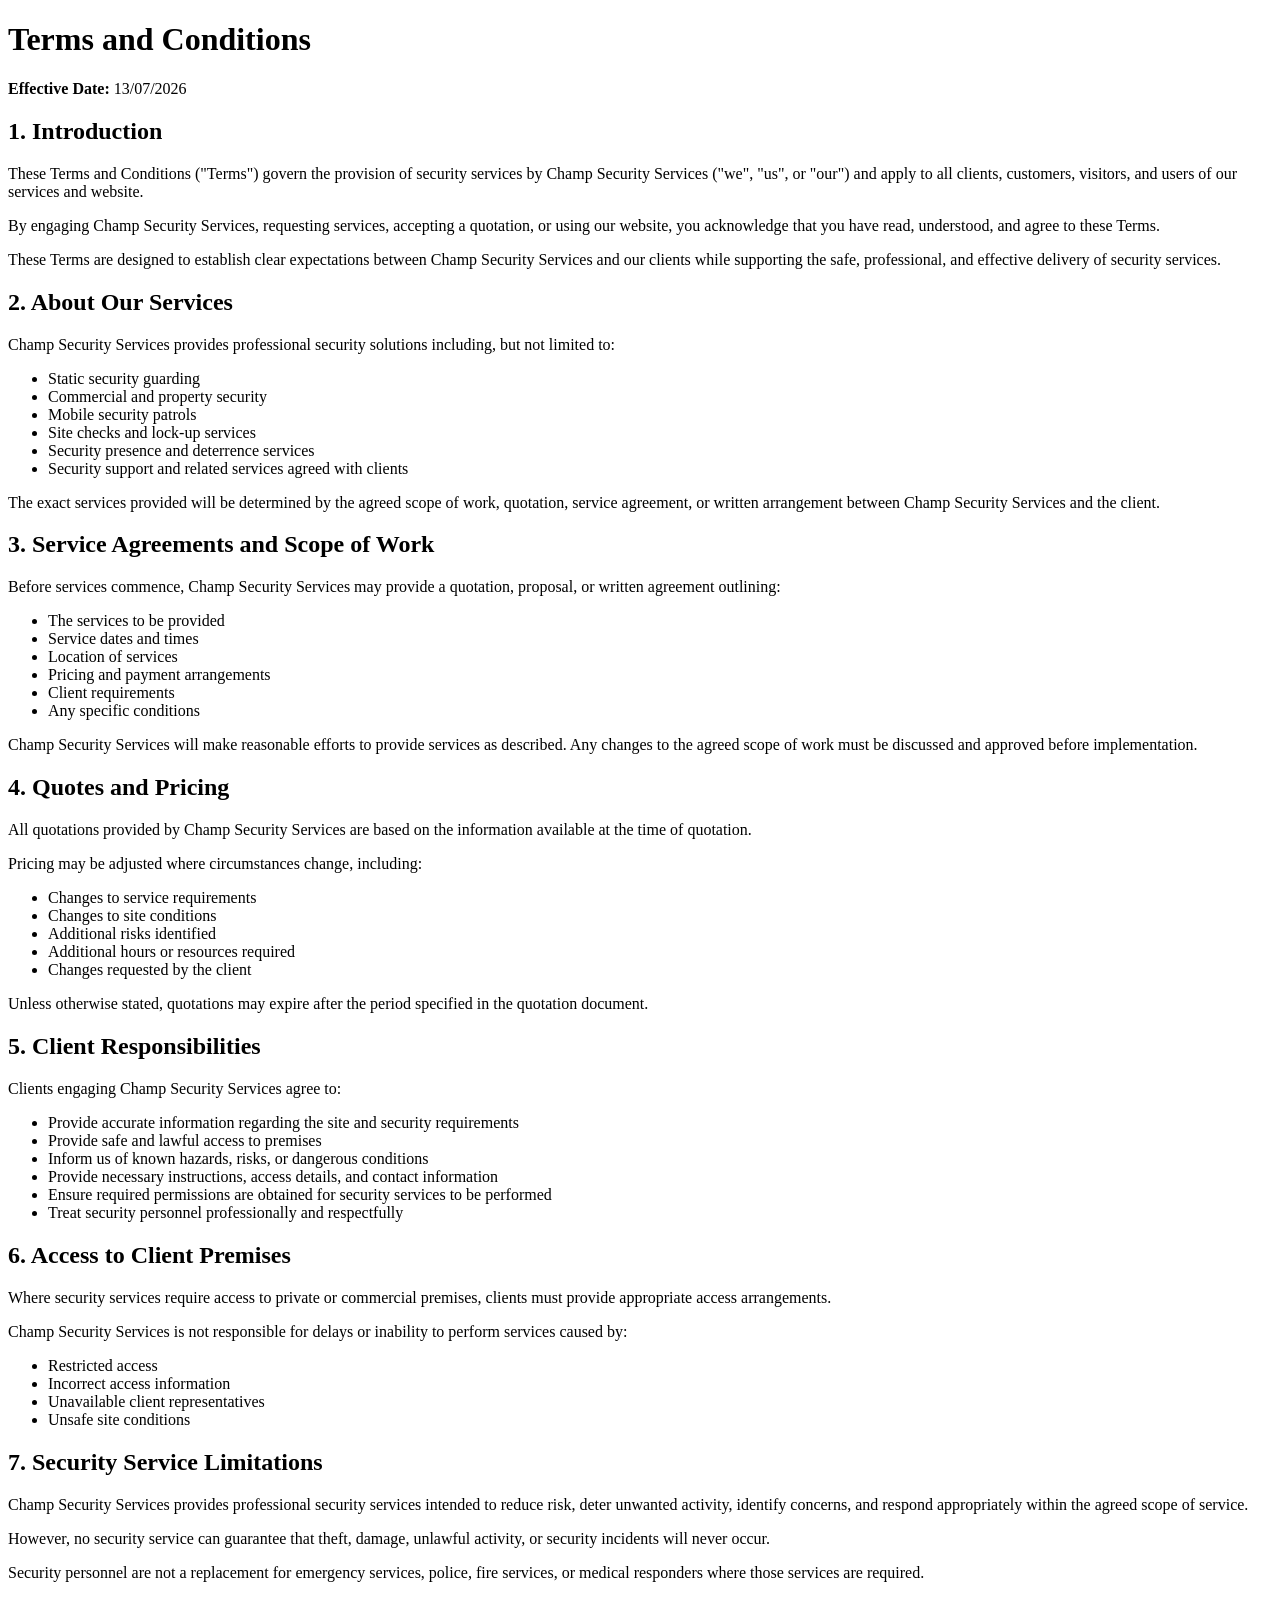
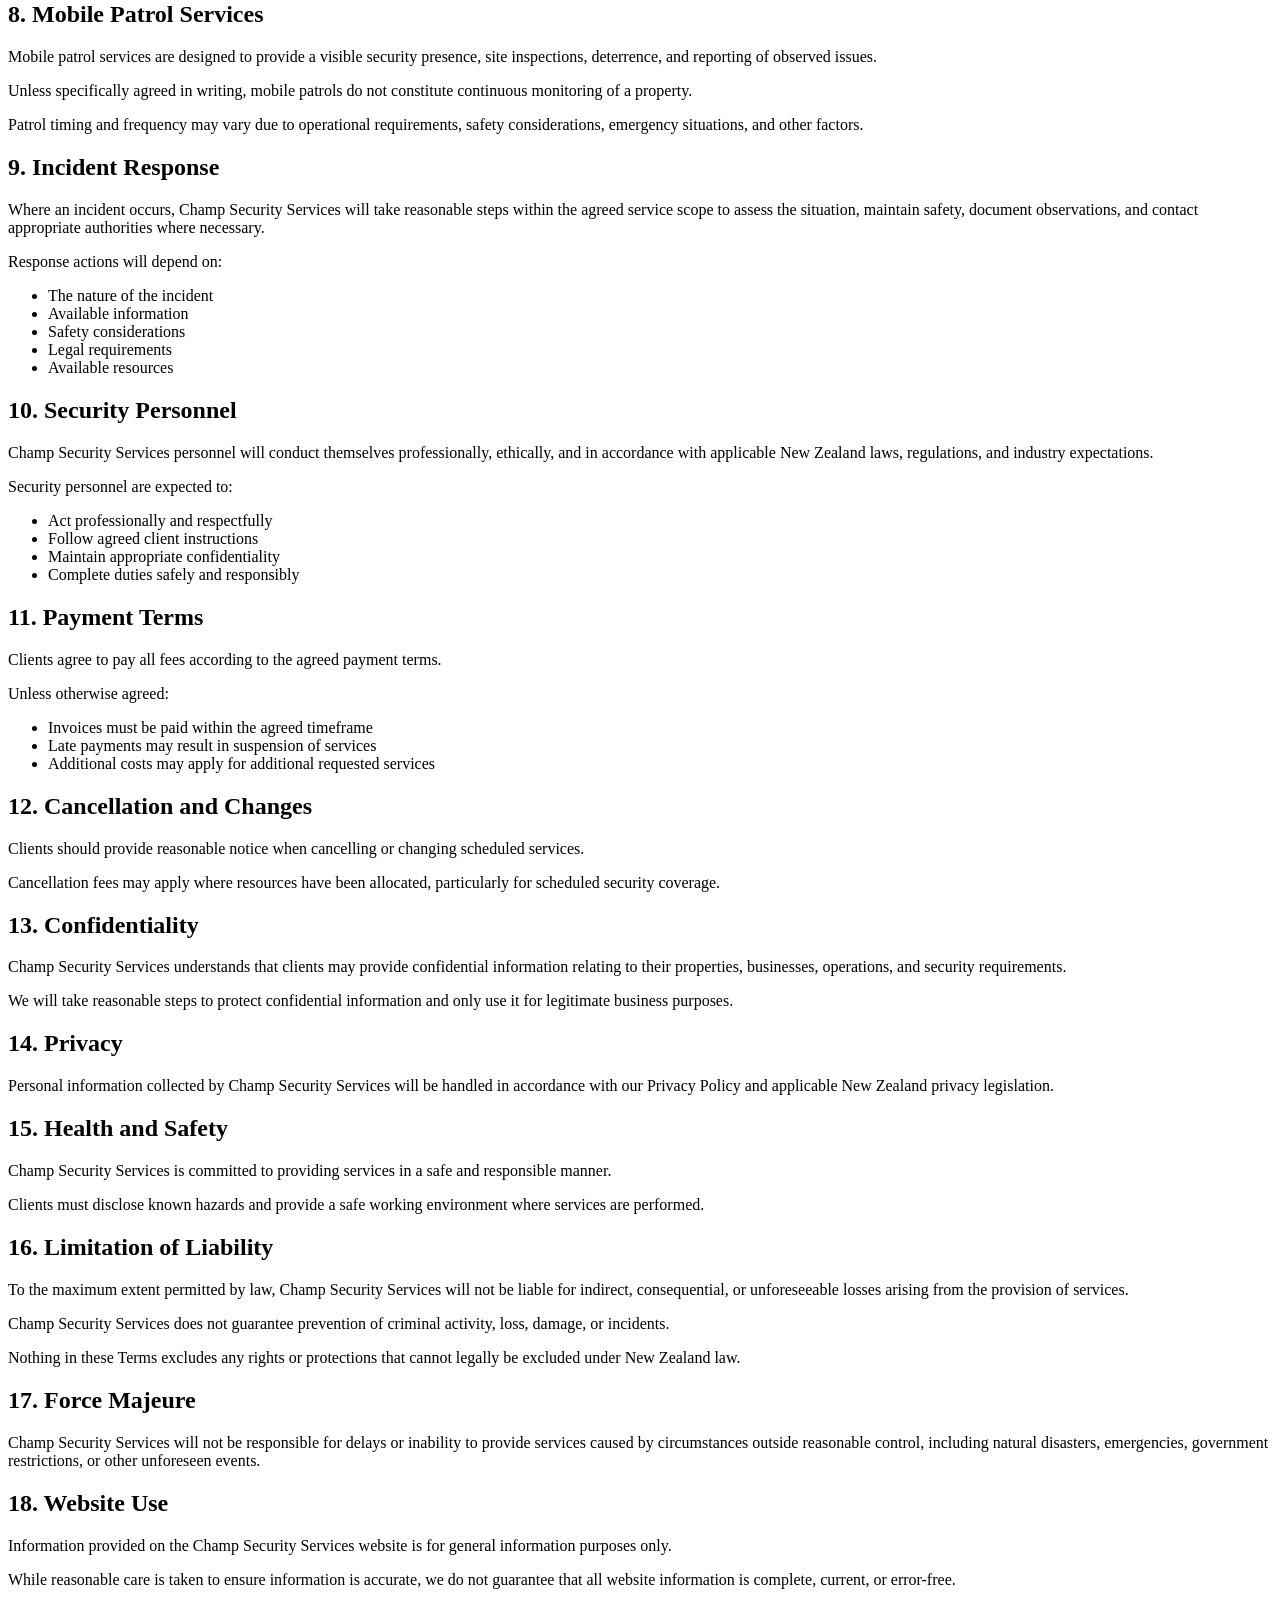
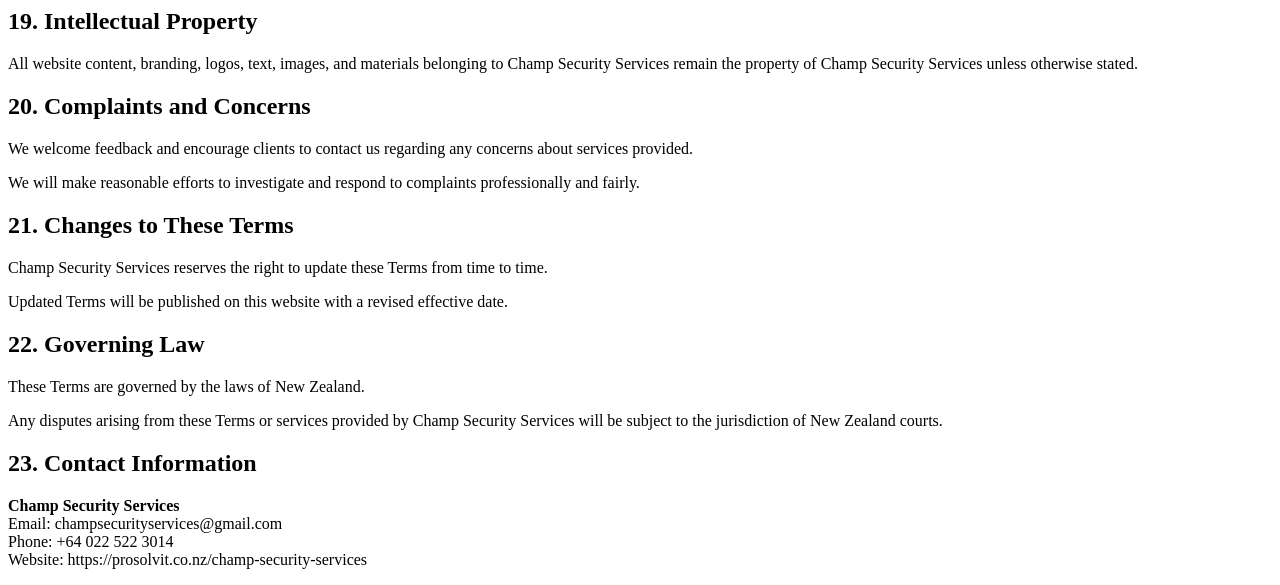
<file: terms-and-conditions.html>
<!DOCTYPE html>

<html lang="en">
<head>
    <meta charset="UTF-8">
    <meta name="viewport" content="width=device-width, initial-scale=1.0">
    <title>Terms and Conditions | Champ Security Services</title>
</head>

<body>

<h1>Terms and Conditions</h1>

<p><strong>Effective Date:</strong> 13/07/2026</p> 

<h2>1. Introduction</h2>

<p>
These Terms and Conditions ("Terms") govern the provision of security services by Champ Security Services ("we", "us", or "our") and apply to all clients, customers, visitors, and users of our services and website.
</p>

<p>
By engaging Champ Security Services, requesting services, accepting a quotation, or using our website, you acknowledge that you have read, understood, and agree to these Terms.
</p>

<p>
These Terms are designed to establish clear expectations between Champ Security Services and our clients while supporting the safe, professional, and effective delivery of security services.
</p>

<h2>2. About Our Services</h2>

<p>
Champ Security Services provides professional security solutions including, but not limited to:
</p>

<ul>
<li>Static security guarding</li>
<li>Commercial and property security</li>
<li>Mobile security patrols</li>
<li>Site checks and lock-up services</li>
<li>Security presence and deterrence services</li>
<li>Security support and related services agreed with clients</li>
</ul>

<p>
The exact services provided will be determined by the agreed scope of work, quotation, service agreement, or written arrangement between Champ Security Services and the client.
</p>

<h2>3. Service Agreements and Scope of Work</h2>

<p>
Before services commence, Champ Security Services may provide a quotation, proposal, or written agreement outlining:
</p>

<ul>
<li>The services to be provided</li>
<li>Service dates and times</li>
<li>Location of services</li>
<li>Pricing and payment arrangements</li>
<li>Client requirements</li>
<li>Any specific conditions</li>
</ul>

<p>
Champ Security Services will make reasonable efforts to provide services as described. Any changes to the agreed scope of work must be discussed and approved before implementation.
</p>

<h2>4. Quotes and Pricing</h2>

<p>
All quotations provided by Champ Security Services are based on the information available at the time of quotation.
</p>

<p>
Pricing may be adjusted where circumstances change, including:
</p>

<ul>
<li>Changes to service requirements</li>
<li>Changes to site conditions</li>
<li>Additional risks identified</li>
<li>Additional hours or resources required</li>
<li>Changes requested by the client</li>
</ul>

<p>
Unless otherwise stated, quotations may expire after the period specified in the quotation document.
</p>

<h2>5. Client Responsibilities</h2>

<p>
Clients engaging Champ Security Services agree to:
</p>

<ul>
<li>Provide accurate information regarding the site and security requirements</li>
<li>Provide safe and lawful access to premises</li>
<li>Inform us of known hazards, risks, or dangerous conditions</li>
<li>Provide necessary instructions, access details, and contact information</li>
<li>Ensure required permissions are obtained for security services to be performed</li>
<li>Treat security personnel professionally and respectfully</li>
</ul>

<h2>6. Access to Client Premises</h2>

<p>
Where security services require access to private or commercial premises, clients must provide appropriate access arrangements.
</p>

<p>
Champ Security Services is not responsible for delays or inability to perform services caused by:
</p>

<ul>
<li>Restricted access</li>
<li>Incorrect access information</li>
<li>Unavailable client representatives</li>
<li>Unsafe site conditions</li>
</ul>

<h2>7. Security Service Limitations</h2>

<p>
Champ Security Services provides professional security services intended to reduce risk, deter unwanted activity, identify concerns, and respond appropriately within the agreed scope of service.
</p>

<p>
However, no security service can guarantee that theft, damage, unlawful activity, or security incidents will never occur.
</p>

<p>
Security personnel are not a replacement for emergency services, police, fire services, or medical responders where those services are required.
</p>

<h2>8. Mobile Patrol Services</h2>

<p>
Mobile patrol services are designed to provide a visible security presence, site inspections, deterrence, and reporting of observed issues.
</p>

<p>
Unless specifically agreed in writing, mobile patrols do not constitute continuous monitoring of a property.
</p>

<p>
Patrol timing and frequency may vary due to operational requirements, safety considerations, emergency situations, and other factors.
</p>

<h2>9. Incident Response</h2>

<p>
Where an incident occurs, Champ Security Services will take reasonable steps within the agreed service scope to assess the situation, maintain safety, document observations, and contact appropriate authorities where necessary.
</p>

<p>
Response actions will depend on:
</p>

<ul>
<li>The nature of the incident</li>
<li>Available information</li>
<li>Safety considerations</li>
<li>Legal requirements</li>
<li>Available resources</li>
</ul>

<h2>10. Security Personnel</h2>

<p>
Champ Security Services personnel will conduct themselves professionally, ethically, and in accordance with applicable New Zealand laws, regulations, and industry expectations.
</p>

<p>
Security personnel are expected to:
</p>

<ul>
<li>Act professionally and respectfully</li>
<li>Follow agreed client instructions</li>
<li>Maintain appropriate confidentiality</li>
<li>Complete duties safely and responsibly</li>
</ul>

<h2>11. Payment Terms</h2>

<p>
Clients agree to pay all fees according to the agreed payment terms.
</p>

<p>
Unless otherwise agreed:
</p>

<ul>
<li>Invoices must be paid within the agreed timeframe</li>
<li>Late payments may result in suspension of services</li>
<li>Additional costs may apply for additional requested services</li>
</ul>

<h2>12. Cancellation and Changes</h2>

<p>
Clients should provide reasonable notice when cancelling or changing scheduled services.
</p>

<p>
Cancellation fees may apply where resources have been allocated, particularly for scheduled security coverage.
</p>

<h2>13. Confidentiality</h2>

<p>
Champ Security Services understands that clients may provide confidential information relating to their properties, businesses, operations, and security requirements.
</p>

<p>
We will take reasonable steps to protect confidential information and only use it for legitimate business purposes.
</p>

<h2>14. Privacy</h2>

<p>
Personal information collected by Champ Security Services will be handled in accordance with our Privacy Policy and applicable New Zealand privacy legislation.
</p>

<h2>15. Health and Safety</h2>

<p>
Champ Security Services is committed to providing services in a safe and responsible manner.
</p>

<p>
Clients must disclose known hazards and provide a safe working environment where services are performed.
</p>

<h2>16. Limitation of Liability</h2>

<p>
To the maximum extent permitted by law, Champ Security Services will not be liable for indirect, consequential, or unforeseeable losses arising from the provision of services.
</p>

<p>
Champ Security Services does not guarantee prevention of criminal activity, loss, damage, or incidents.
</p>

<p>
Nothing in these Terms excludes any rights or protections that cannot legally be excluded under New Zealand law.
</p>

<h2>17. Force Majeure</h2>

<p>
Champ Security Services will not be responsible for delays or inability to provide services caused by circumstances outside reasonable control, including natural disasters, emergencies, government restrictions, or other unforeseen events.
</p>

<h2>18. Website Use</h2>

<p>
Information provided on the Champ Security Services website is for general information purposes only.
</p>

<p>
While reasonable care is taken to ensure information is accurate, we do not guarantee that all website information is complete, current, or error-free.
</p>

<h2>19. Intellectual Property</h2>

<p>
All website content, branding, logos, text, images, and materials belonging to Champ Security Services remain the property of Champ Security Services unless otherwise stated.
</p>

<h2>20. Complaints and Concerns</h2>

<p>
We welcome feedback and encourage clients to contact us regarding any concerns about services provided.
</p>

<p>
We will make reasonable efforts to investigate and respond to complaints professionally and fairly.
</p>

<h2>21. Changes to These Terms</h2>

<p>
Champ Security Services reserves the right to update these Terms from time to time.
</p>

<p>
Updated Terms will be published on this website with a revised effective date.
</p>

<h2>22. Governing Law</h2>

<p>
These Terms are governed by the laws of New Zealand.
</p>

<p>
Any disputes arising from these Terms or services provided by Champ Security Services will be subject to the jurisdiction of New Zealand courts.
</p>

<h2>23. Contact Information</h2>

<p>
<strong>Champ Security Services</strong><br>
Email: champsecurityservices@gmail.com<br>
Phone: +64 022 522 3014<br>
Website: https://prosolvit.co.nz/champ-security-services 
</p>

</body>
</html>
</file>
<file: style.css>
:root {
  --bg: #0a0f1c;
  --bg-soft: #10182b;
  --panel: #121c31;
  --panel-2: #16233f;
  --surface: #ffffff;
  --text: #0f172a;
  --text-light: #dbe4f0;
  --muted: #97a6ba;
  --line: rgba(255, 255, 255, 0.08);
  --accent: #d4af37;
  --accent-dark: #b89322;
  --success: #1f8f6a;
  --shadow: 0 18px 60px rgba(0, 0, 0, 0.18);
  --radius: 18px;
  --radius-sm: 12px;
  --container: 1180px;
}

* {
  box-sizing: border-box;
  margin: 0;
  padding: 0;
}

html {
  scroll-behavior: smooth;
}

body {
  font-family: "Inter", sans-serif;
  color: var(--text);
  background: #f4f7fb;
  line-height: 1.6;
}

a {
  text-decoration: none;
  color: inherit;
}

img {
  max-width: 100%;
  display: block;
}

.container {
  width: min(100% - 32px, var(--container));
  margin-inline: auto;
}

.site-header {
  position: sticky;
  top: 0;
  z-index: 1000;
  background: rgba(10, 15, 28, 0.92);
  backdrop-filter: blur(12px);
  border-bottom: 1px solid var(--line);
}

.nav-wrap {
  min-height: 80px;
  display: flex;
  align-items: center;
  justify-content: space-between;
  gap: 20px;
}

.logo {
  display: flex;
  align-items: center;
  gap: 14px;
  color: #fff;
  font-weight: 800;
  letter-spacing: 0.2px;
}

.logo-mark {
  width: 44px;
  height: 44px;
  border-radius: 12px;
  display: grid;
  place-items: center;
  background: linear-gradient(135deg, var(--accent), #f0d77a);
  color: #111827;
  font-weight: 800;
  box-shadow: var(--shadow);
}

.logo-text {
  font-size: 1rem;
}

.nav {
  display: flex;
  align-items: center;
  gap: 28px;
}

.nav a {
  color: #dce6f5;
  font-weight: 600;
  position: relative;
}

.nav a:hover,
.nav a.active {
  color: #fff;
}

.nav a.active::after,
.nav a:hover::after {
  content: "";
  position: absolute;
  left: 0;
  bottom: -8px;
  width: 100%;
  height: 2px;
  background: var(--accent);
}

.hero {
  background:
    radial-gradient(circle at top right, rgba(212, 175, 55, 0.18), transparent 24%),
    linear-gradient(135deg, #08101d 0%, #0d1730 55%, #0b1222 100%);
  color: #fff;
  padding: 92px 0 72px;
}

.hero-grid {
  display: grid;
  grid-template-columns: 1.2fr 0.8fr;
  gap: 38px;
  align-items: center;
}

.eyebrow {
  display: inline-block;
  font-size: 0.85rem;
  text-transform: uppercase;
  letter-spacing: 0.18em;
  color: var(--accent);
  font-weight: 700;
  margin-bottom: 14px;
}

.hero h1,
.page-hero h1 {
  font-size: clamp(2.4rem, 5vw, 4.2rem);
  line-height: 1.05;
  margin-bottom: 18px;
  letter-spacing: -0.03em;
}

.hero-text,
.page-intro,
.section-heading p,
.section-dark p,
.card p,
.service-card p,
.contact-panel p,
.form-note,
.cta-box p,
.footer-grid p {
  color: var(--muted);
}

.hero-text {
  max-width: 680px;
  font-size: 1.08rem;
}

.hero-actions {
  display: flex;
  flex-wrap: wrap;
  gap: 14px;
  margin-top: 28px;
}

.btn {
  display: inline-flex;
  align-items: center;
  justify-content: center;
  min-height: 50px;
  padding: 0 22px;
  border-radius: 999px;
  font-weight: 700;
  transition: 0.25s ease;
  border: 1px solid transparent;
}

.btn-primary {
  background: var(--accent);
  color: #101010;
}

.btn-primary:hover {
  background: var(--accent-dark);
  transform: translateY(-1px);
}

.btn-secondary {
  background: transparent;
  border-color: rgba(255, 255, 255, 0.18);
  color: #fff;
}

.btn-secondary:hover {
  background: rgba(255, 255, 255, 0.06);
}

.hero-card {
  background: linear-gradient(180deg, rgba(255,255,255,0.06), rgba(255,255,255,0.03));
  border: 1px solid rgba(255,255,255,0.08);
  border-radius: var(--radius);
  padding: 30px;
  box-shadow: var(--shadow);
}

.hero-card-top {
  width: 72px;
  height: 6px;
  border-radius: 999px;
  background: var(--accent);
  margin-bottom: 22px;
}

.hero-card h2 {
  margin-bottom: 12px;
  font-size: 1.45rem;
}

.hero-card p {
  color: #cfd8e6;
  margin-bottom: 18px;
}

.hero-list {
  list-style: none;
  display: grid;
  gap: 12px;
}

.hero-list li {
  color: #eef4ff;
  padding-left: 24px;
  position: relative;
}

.hero-list li::before {
  content: "";
  position: absolute;
  left: 0;
  top: 10px;
  width: 10px;
  height: 10px;
  border-radius: 50%;
  background: var(--accent);
}

.trust-bar {
  background: #ffffff;
  border-bottom: 1px solid #e9eef5;
}

.trust-grid {
  display: grid;
  grid-template-columns: repeat(3, 1fr);
  gap: 22px;
  padding: 28px 0;
}

.trust-item {
  padding: 8px 0;
}

.trust-item strong {
  display: block;
  margin-bottom: 6px;
  font-size: 1rem;
  color: #0f172a;
}

.trust-item span {
  color: #5f6f85;
}

.section {
  padding: 84px 0;
}

.section-heading {
  max-width: 820px;
  margin-bottom: 34px;
}

.section-heading h2,
.section-dark h2,
.cta-box h2,
.contact-panel h2,
.contact-form-wrap h2 {
  font-size: clamp(1.9rem, 3vw, 2.8rem);
  line-height: 1.15;
  margin-bottom: 14px;
}

.cards {
  display: grid;
  gap: 24px;
}

.three-col {
  grid-template-columns: repeat(3, 1fr);
}

.two-col {
  grid-template-columns: repeat(2, 1fr);
}

.card,
.service-card,
.contact-panel,
.contact-form-wrap {
  background: #fff;
  border-radius: var(--radius);
  padding: 28px;
  box-shadow: 0 10px 35px rgba(15, 23, 42, 0.06);
  border: 1px solid #e9eef5;
}

.card h3,
.service-card h2 {
  margin-bottom: 12px;
  font-size: 1.3rem;
}

.section-dark {
  background: linear-gradient(135deg, #0b1220, #111b31);
  color: #fff;
}

.split-grid {
  display: grid;
  grid-template-columns: 1fr 1fr;
  gap: 34px;
  align-items: start;
}

.check-panel {
  display: grid;
  gap: 14px;
}

.check-item,
.industry-item {
  background: rgba(255,255,255,0.06);
  border: 1px solid rgba(255,255,255,0.08);
  border-radius: 14px;
  padding: 18px 18px 18px 20px;
  color: #edf3ff;
}

.industry-grid {
  display: grid;
  grid-template-columns: repeat(4, 1fr);
  gap: 16px;
  margin-top: 28px;
}

.cta-section {
  background: #f4f7fb;
}

.cta-box {
  background: linear-gradient(135deg, #111a2f, #1a2745);
  color: #fff;
  border-radius: 24px;
  padding: 42px;
  display: flex;
  align-items: center;
  justify-content: space-between;
  gap: 26px;
  box-shadow: var(--shadow);
}

.page-hero {
  background:
    radial-gradient(circle at top right, rgba(212, 175, 55, 0.14), transparent 24%),
    linear-gradient(135deg, #08101d 0%, #0d1730 55%, #0b1222 100%);
  color: #fff;
  padding: 88px 0 56px;
}

.page-intro {
  max-width: 760px;
  font-size: 1.06rem;
}

.contact-grid {
  display: grid;
  grid-template-columns: 0.95fr 1.05fr;
  gap: 24px;
}

.contact-list {
  display: grid;
  gap: 14px;
  margin-top: 24px;
}

.contact-item {
  display: block;
  padding: 18px 20px;
  border: 1px solid #e7edf5;
  border-radius: 14px;
  background: #f8fbff;
  transition: 0.2s ease;
}

.contact-item:hover {
  border-color: #cfd9e8;
  transform: translateY(-1px);
}

.contact-label {
  display: block;
  font-size: 0.9rem;
  color: #64748b;
  margin-bottom: 4px;
  font-weight: 600;
}

.contact-value {
  display: block;
  font-size: 1rem;
  color: #0f172a;
  font-weight: 700;
}

.contact-form {
  display: grid;
  gap: 16px;
  margin-top: 18px;
}

.form-row {
  display: grid;
  gap: 8px;
}

.form-row label {
  font-weight: 600;
  color: #1e293b;
}

.form-row input,
.form-row select,
.form-row textarea {
  width: 100%;
  border: 1px solid #dbe4ef;
  border-radius: 12px;
  padding: 14px 15px;
  font: inherit;
  color: #0f172a;
  background: #fff;
  outline: none;
  transition: border-color 0.2s ease, box-shadow 0.2s ease;
}

.form-row input:focus,
.form-row select:focus,
.form-row textarea:focus {
  border-color: #c9a93a;
  box-shadow: 0 0 0 4px rgba(212, 175, 55, 0.12);
}

.btn-full {
  width: 100%;
  margin-top: 6px;
}

.form-note {
  margin-top: 14px;
  font-size: 0.95rem;
}

.site-footer {
  background: #0a0f1c;
  color: #fff;
  padding-top: 56px;
}

.footer-grid {
  display: grid;
  grid-template-columns: 1.1fr 0.7fr 0.8fr;
  gap: 28px;
  padding-bottom: 28px;
}

.footer-grid h3,
.footer-grid h4 {
  margin-bottom: 12px;
}

.footer-links {
  list-style: none;
  display: grid;
  gap: 10px;
}

.footer-links a {
  color: #d8e2f0;
}

.footer-links a:hover {
  color: #fff;
}

.footer-bottom {
  border-top: 1px solid rgba(255,255,255,0.08);
  padding: 18px 0 24px;
}

.footer-bottom p {
  color: #93a4bb;
  font-size: 0.95rem;
}

@media (max-width: 980px) {
  .hero-grid,
  .split-grid,
  .contact-grid,
  .footer-grid,
  .trust-grid,
  .industry-grid,
  .three-col,
  .two-col,
  .cta-box {
    grid-template-columns: 1fr;
  }

  .cta-box {
    align-items: flex-start;
  }
}

@media (max-width: 720px) {
  .nav-wrap {
    flex-direction: column;
    justify-content: center;
    padding: 16px 0;
  }

  .nav {
    gap: 18px;
    flex-wrap: wrap;
    justify-content: center;
  }

  .hero,
  .page-hero {
    padding-top: 72px;
  }

  .hero-actions {
    flex-direction: column;
    align-items: stretch;
  }

  .btn {
    width: 100%;
  }

  .card,
  .service-card,
  .contact-panel,
  .contact-form-wrap,
  .hero-card,
  .cta-box {
    padding: 22px;
  }

  .section {
    padding: 68px 0;
  }
}
</file>
